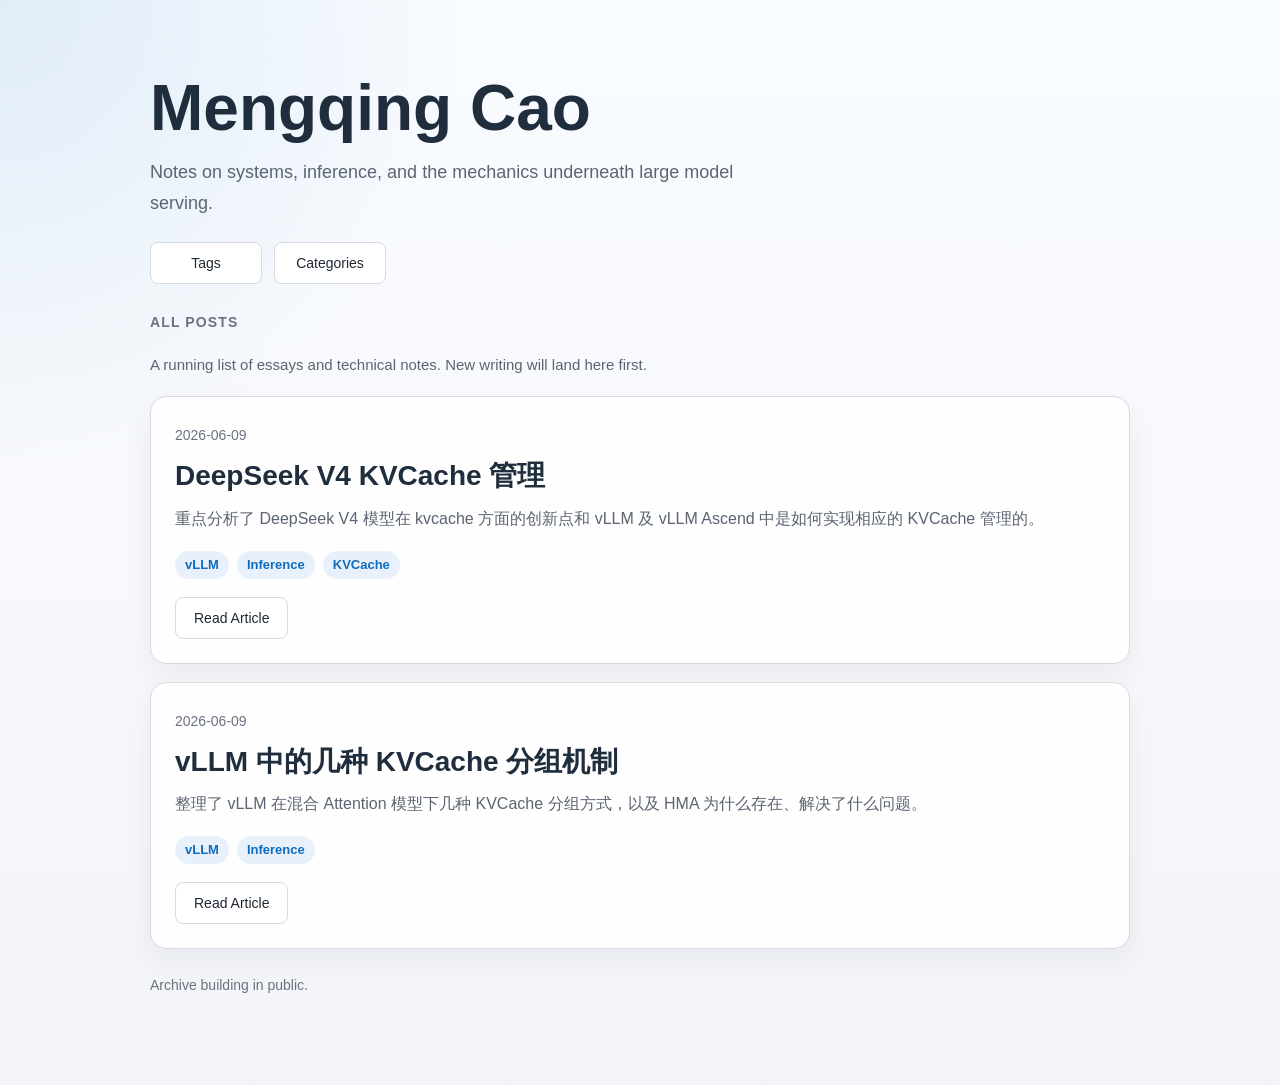
<file: index.html>
<!DOCTYPE html>
<html lang="zh-CN">
<head>
  <meta charset="UTF-8">
  <meta name="viewport" content="width=device-width, initial-scale=1.0">
  <title>Mengqing Cao</title>
  <meta name="description" content="Mengqing Cao's blog on systems, inference, and large model serving.">
  <link rel="shortcut icon" href="/img/favicon.ico">
  <link rel="stylesheet" href="/css/index.css">
  <style>
    body {
      margin: 0;
      background:
        radial-gradient(circle at top left, rgba(15, 108, 189, 0.1), transparent 28%),
        linear-gradient(180deg, #f8fbff 0%, #f7f8fb 58%, #f2f4f7 100%);
      color: #1f2933;
      font-family: -apple-system, BlinkMacSystemFont, "Segoe UI", sans-serif;
    }

    main {
      width: min(980px, calc(100% - 32px));
      margin: 0 auto;
      padding: 48px 0 72px;
    }

    .hero {
      padding: 28px 0 24px;
    }

    h1 {
      margin: 0 0 16px;
      font-size: clamp(38px, 5vw, 64px);
      line-height: 1.02;
    }

    .hero p {
      margin: 0;
      max-width: 620px;
      color: #5b6472;
      font-size: 18px;
      line-height: 1.7;
    }

    nav {
      display: flex;
      gap: 12px;
      flex-wrap: wrap;
      margin-top: 24px;
    }

    nav a,
    .post-card a.read-more {
      display: inline-flex;
      align-items: center;
      justify-content: center;
      min-width: 112px;
      min-height: 42px;
      padding: 0 18px;
      border: 1px solid #d6dbe3;
      border-radius: 8px;
      color: #1f2933;
      text-decoration: none;
      background: #fff;
    }

    nav a:hover,
    .post-card a.read-more:hover {
      border-color: #8ea0b8;
    }

    .posts-header {
      display: flex;
      justify-content: space-between;
      align-items: flex-end;
      gap: 16px;
      margin-bottom: 18px;
    }

    .posts-header p {
      margin: 0;
      max-width: 560px;
      color: #5b6472;
      font-size: 15px;
      line-height: 1.7;
    }

    .posts {
      display: grid;
      gap: 18px;
    }

    .section-title {
      margin: 0 0 16px;
      font-size: 14px;
      letter-spacing: 0.08em;
      text-transform: uppercase;
      color: #6b7280;
    }

    .post-card {
      padding: 24px;
      border: 1px solid #d6dbe3;
      border-radius: 16px;
      background: rgba(255, 255, 255, 0.9);
      box-shadow: 0 12px 30px rgba(18, 38, 63, 0.06);
    }

    .post-card .meta {
      margin-bottom: 10px;
      color: #6b7280;
      font-size: 14px;
    }

    .post-card h2 {
      margin: 0 0 12px;
      font-size: 28px;
      line-height: 1.2;
    }

    .post-card h2 a {
      color: inherit;
      text-decoration: none;
    }

    .post-card p {
      margin: 0 0 18px;
      color: #5b6472;
      font-size: 16px;
      line-height: 1.75;
    }

    .post-card .tags {
      display: flex;
      gap: 8px;
      flex-wrap: wrap;
      margin-bottom: 18px;
    }

    .post-card .tags span {
      display: inline-flex;
      align-items: center;
      min-height: 28px;
      padding: 0 10px;
      border-radius: 999px;
      background: #e8f1fb;
      color: #0f6cbd;
      font-size: 13px;
      font-weight: 600;
    }

    .post-card .row {
      display: flex;
      justify-content: space-between;
      align-items: center;
      gap: 16px;
      flex-wrap: wrap;
    }

    .archive-note {
      margin-top: 22px;
      color: #6b7280;
      font-size: 14px;
    }

    @media (max-width: 720px) {
      main {
        width: min(100%, calc(100% - 20px));
      }

      .post-card {
        padding: 18px;
      }

      .post-card h2 {
        font-size: 24px;
      }

      h1 {
        font-size: 40px;
      }

      .posts-header {
        align-items: flex-start;
        flex-direction: column;
      }
    }
  </style>
</head>
<body>
  <main>
    <section class="hero">
      <h1>Mengqing Cao</h1>
      <p>Notes on systems, inference, and the mechanics underneath large model serving.</p>
      <nav aria-label="Site navigation">
        <a href="/tags/">Tags</a>
        <a href="/categories/">Categories</a>
      </nav>
    </section>

    <section aria-labelledby="all-posts">
      <div class="posts-header">
        <div>
          <h2 class="section-title" id="all-posts">All Posts</h2>
          <p>A running list of essays and technical notes. New writing will land here first.</p>
        </div>
      </div>

      <div class="posts">
        <article class="post-card">
        <div class="meta">2026-06-09</div>
        <h2><a href="/posts/deepseek-v4-kvcache-management/">DeepSeek V4 KVCache 管理</a></h2>
        <p>重点分析了 DeepSeek V4 模型在 kvcache 方面的创新点和 vLLM 及 vLLM Ascend 中是如何实现相应的 KVCache 管理的。</p>
        <div class="tags"><span>vLLM</span><span>Inference</span><span>KVCache</span></div>
        <div class="row">
          <a class="read-more" href="/posts/deepseek-v4-kvcache-management/">Read Article</a>
        </div>
      </article>
        <article class="post-card">
        <div class="meta">2026-06-09</div>
        <h2><a href="/posts/vllm-kvcache-grouping/">vLLM 中的几种 KVCache 分组机制</a></h2>
        <p>整理了 vLLM 在混合 Attention 模型下几种 KVCache 分组方式，以及 HMA 为什么存在、解决了什么问题。</p>
        <div class="tags"><span>vLLM</span><span>Inference</span></div>
        <div class="row">
          <a class="read-more" href="/posts/vllm-kvcache-grouping/">Read Article</a>
        </div>
      </article>
      </div>

      <p class="archive-note">Archive building in public.</p>
    </section>
  </main>
</body>
</html>
</file>
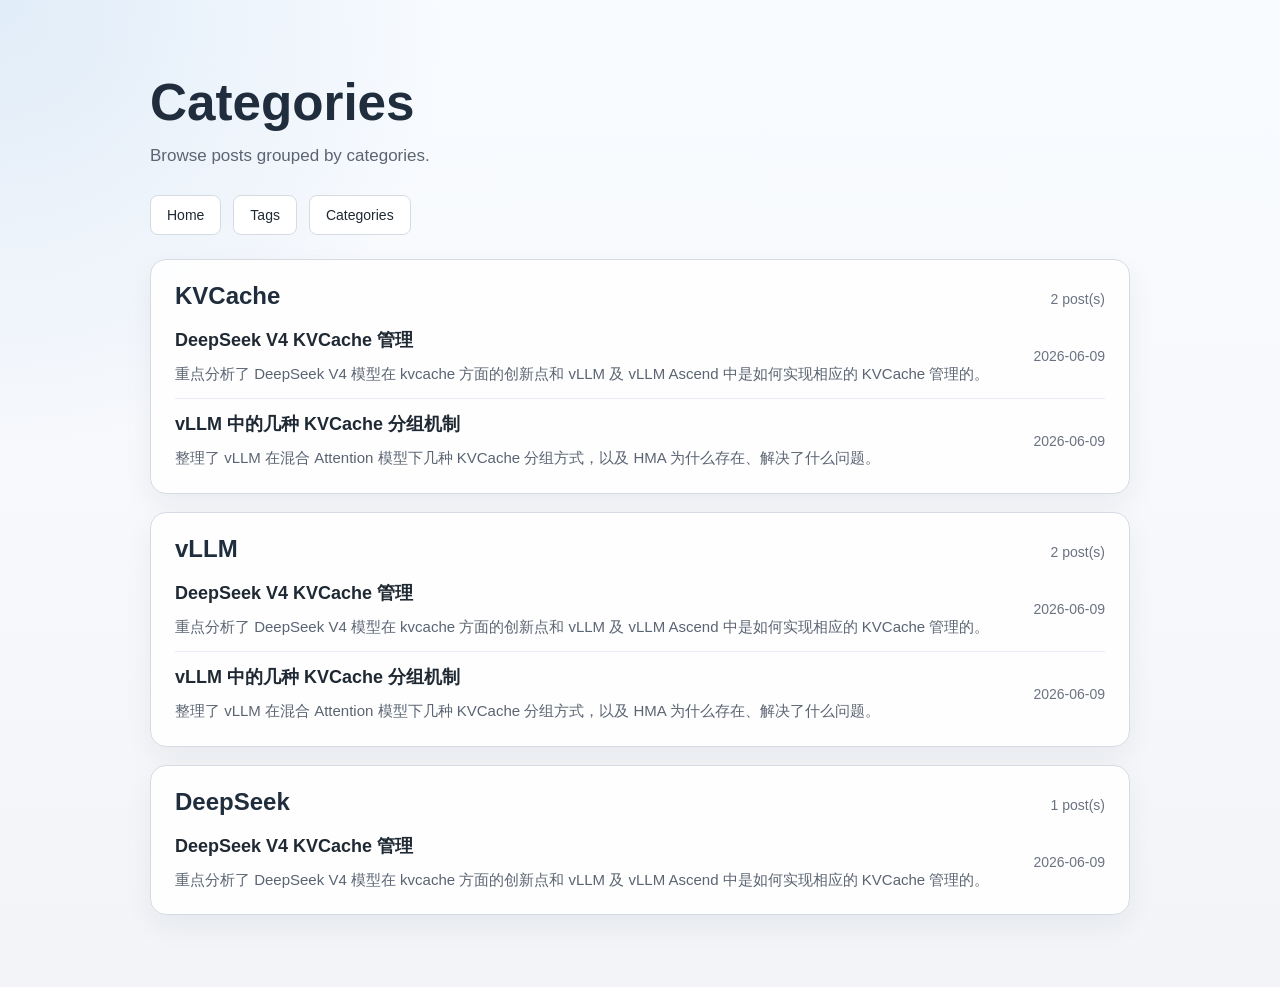
<file: categories/index.html>
<!DOCTYPE html>
<html lang="zh-CN">
<head>
  <meta charset="UTF-8">
  <meta name="viewport" content="width=device-width, initial-scale=1.0">
  <title>Categories | Mengqing Cao</title>
  <meta name="description" content="Browse posts grouped by categories.">
  <link rel="shortcut icon" href="/img/favicon.ico">
  <link rel="stylesheet" href="/css/index.css">
  <style>
    body {
      margin: 0;
      background:
        radial-gradient(circle at top left, rgba(15, 108, 189, 0.1), transparent 28%),
        linear-gradient(180deg, #f8fbff 0%, #f7f8fb 58%, #f2f4f7 100%);
      color: #1f2933;
      font-family: -apple-system, BlinkMacSystemFont, "Segoe UI", sans-serif;
    }

    main {
      width: min(980px, calc(100% - 32px));
      margin: 0 auto;
      padding: 48px 0 72px;
    }

    .hero {
      padding: 28px 0 24px;
    }

    h1 {
      margin: 0 0 12px;
      font-size: clamp(32px, 4vw, 52px);
      line-height: 1.05;
    }

    .hero p {
      margin: 0;
      max-width: 720px;
      color: #5b6472;
      font-size: 17px;
      line-height: 1.7;
    }

    nav {
      display: flex;
      gap: 12px;
      flex-wrap: wrap;
      margin-top: 24px;
    }

    nav a,
    .post-link {
      display: inline-flex;
      align-items: center;
      justify-content: center;
      min-height: 40px;
      padding: 0 16px;
      border: 1px solid #d6dbe3;
      border-radius: 8px;
      color: #1f2933;
      text-decoration: none;
      background: #fff;
    }

    nav a:hover,
    .post-link:hover {
      border-color: #8ea0b8;
    }

    .groups {
      display: grid;
      gap: 18px;
    }

    .group {
      padding: 22px 24px;
      border: 1px solid #d6dbe3;
      border-radius: 16px;
      background: rgba(255, 255, 255, 0.9);
      box-shadow: 0 12px 30px rgba(18, 38, 63, 0.06);
    }

    .group-head {
      display: flex;
      justify-content: space-between;
      align-items: baseline;
      gap: 16px;
      margin-bottom: 14px;
      flex-wrap: wrap;
    }

    .group-head h2 {
      margin: 0;
      font-size: 24px;
      line-height: 1.2;
    }

    .group-count {
      color: #6b7280;
      font-size: 14px;
    }

    .post-list {
      display: grid;
      gap: 12px;
    }

    .post-item {
      display: flex;
      justify-content: space-between;
      align-items: center;
      gap: 16px;
      flex-wrap: wrap;
      padding-top: 12px;
      border-top: 1px solid #e8edf3;
    }

    .post-item:first-child {
      padding-top: 0;
      border-top: 0;
    }

    .post-meta {
      flex: 1 1 360px;
      min-width: 0;
    }

    .post-meta a {
      color: #1f2933;
      text-decoration: none;
      font-size: 18px;
      font-weight: 600;
      line-height: 1.4;
    }

    .post-meta p {
      margin: 6px 0 0;
      color: #5b6472;
      font-size: 15px;
      line-height: 1.7;
    }

    .post-date {
      color: #6b7280;
      font-size: 14px;
      white-space: nowrap;
    }

    @media (max-width: 720px) {
      main {
        width: min(100%, calc(100% - 20px));
      }

      .group {
        padding: 18px;
      }

      .post-item {
        align-items: flex-start;
      }
    }
  </style>
</head>
<body>
  <main>
    <section class="hero">
      <h1>Categories</h1>
      <p>Browse posts grouped by categories.</p>
      <nav aria-label="Site navigation">
        <a href="/">Home</a>
        <a href="/tags/">Tags</a>
        <a href="/categories/">Categories</a>
      </nav>
    </section>

    <section class="groups">
      <article class="group">
        <div class="group-head">
          <h2>KVCache</h2>
          <div class="group-count">2 post(s)</div>
        </div>
        <div class="post-list">
          <div class="post-item">
        <div class="post-meta">
          <a href="/posts/deepseek-v4-kvcache-management/">DeepSeek V4 KVCache 管理</a>
          <p>重点分析了 DeepSeek V4 模型在 kvcache 方面的创新点和 vLLM 及 vLLM Ascend 中是如何实现相应的 KVCache 管理的。</p>
        </div>
        <div class="post-date">2026-06-09</div>
      </div> <div class="post-item">
        <div class="post-meta">
          <a href="/posts/vllm-kvcache-grouping/">vLLM 中的几种 KVCache 分组机制</a>
          <p>整理了 vLLM 在混合 Attention 模型下几种 KVCache 分组方式，以及 HMA 为什么存在、解决了什么问题。</p>
        </div>
        <div class="post-date">2026-06-09</div>
      </div>
        </div>
      </article>
      <article class="group">
        <div class="group-head">
          <h2>vLLM</h2>
          <div class="group-count">2 post(s)</div>
        </div>
        <div class="post-list">
          <div class="post-item">
        <div class="post-meta">
          <a href="/posts/deepseek-v4-kvcache-management/">DeepSeek V4 KVCache 管理</a>
          <p>重点分析了 DeepSeek V4 模型在 kvcache 方面的创新点和 vLLM 及 vLLM Ascend 中是如何实现相应的 KVCache 管理的。</p>
        </div>
        <div class="post-date">2026-06-09</div>
      </div> <div class="post-item">
        <div class="post-meta">
          <a href="/posts/vllm-kvcache-grouping/">vLLM 中的几种 KVCache 分组机制</a>
          <p>整理了 vLLM 在混合 Attention 模型下几种 KVCache 分组方式，以及 HMA 为什么存在、解决了什么问题。</p>
        </div>
        <div class="post-date">2026-06-09</div>
      </div>
        </div>
      </article>
      <article class="group">
        <div class="group-head">
          <h2>DeepSeek</h2>
          <div class="group-count">1 post(s)</div>
        </div>
        <div class="post-list">
          <div class="post-item">
        <div class="post-meta">
          <a href="/posts/deepseek-v4-kvcache-management/">DeepSeek V4 KVCache 管理</a>
          <p>重点分析了 DeepSeek V4 模型在 kvcache 方面的创新点和 vLLM 及 vLLM Ascend 中是如何实现相应的 KVCache 管理的。</p>
        </div>
        <div class="post-date">2026-06-09</div>
      </div>
        </div>
      </article>
    </section>
  </main>
</body>
</html>
</file>
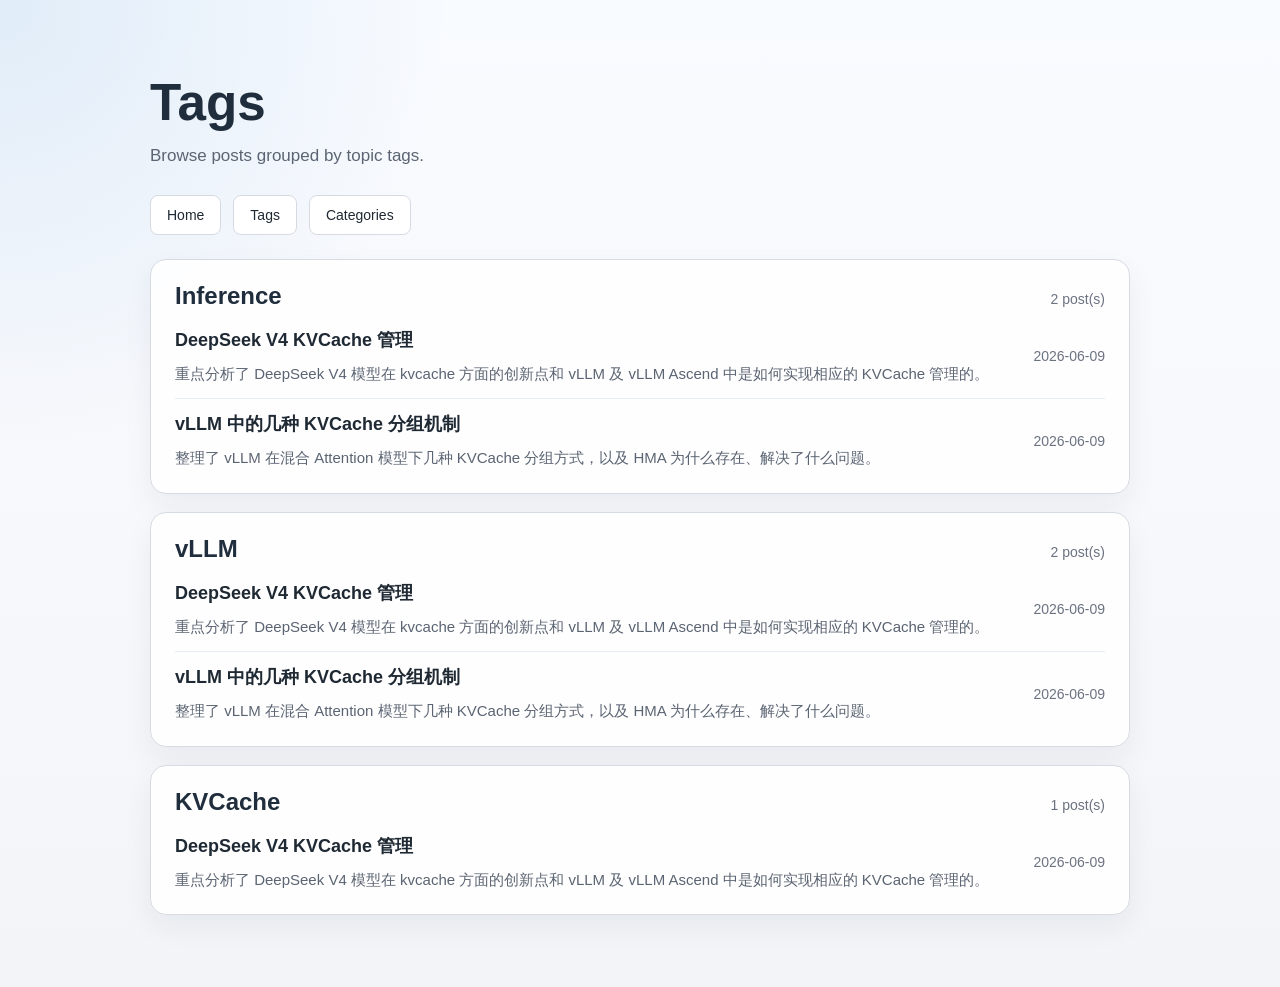
<file: tags/index.html>
<!DOCTYPE html>
<html lang="zh-CN">
<head>
  <meta charset="UTF-8">
  <meta name="viewport" content="width=device-width, initial-scale=1.0">
  <title>Tags | Mengqing Cao</title>
  <meta name="description" content="Browse posts grouped by topic tags.">
  <link rel="shortcut icon" href="/img/favicon.ico">
  <link rel="stylesheet" href="/css/index.css">
  <style>
    body {
      margin: 0;
      background:
        radial-gradient(circle at top left, rgba(15, 108, 189, 0.1), transparent 28%),
        linear-gradient(180deg, #f8fbff 0%, #f7f8fb 58%, #f2f4f7 100%);
      color: #1f2933;
      font-family: -apple-system, BlinkMacSystemFont, "Segoe UI", sans-serif;
    }

    main {
      width: min(980px, calc(100% - 32px));
      margin: 0 auto;
      padding: 48px 0 72px;
    }

    .hero {
      padding: 28px 0 24px;
    }

    h1 {
      margin: 0 0 12px;
      font-size: clamp(32px, 4vw, 52px);
      line-height: 1.05;
    }

    .hero p {
      margin: 0;
      max-width: 720px;
      color: #5b6472;
      font-size: 17px;
      line-height: 1.7;
    }

    nav {
      display: flex;
      gap: 12px;
      flex-wrap: wrap;
      margin-top: 24px;
    }

    nav a,
    .post-link {
      display: inline-flex;
      align-items: center;
      justify-content: center;
      min-height: 40px;
      padding: 0 16px;
      border: 1px solid #d6dbe3;
      border-radius: 8px;
      color: #1f2933;
      text-decoration: none;
      background: #fff;
    }

    nav a:hover,
    .post-link:hover {
      border-color: #8ea0b8;
    }

    .groups {
      display: grid;
      gap: 18px;
    }

    .group {
      padding: 22px 24px;
      border: 1px solid #d6dbe3;
      border-radius: 16px;
      background: rgba(255, 255, 255, 0.9);
      box-shadow: 0 12px 30px rgba(18, 38, 63, 0.06);
    }

    .group-head {
      display: flex;
      justify-content: space-between;
      align-items: baseline;
      gap: 16px;
      margin-bottom: 14px;
      flex-wrap: wrap;
    }

    .group-head h2 {
      margin: 0;
      font-size: 24px;
      line-height: 1.2;
    }

    .group-count {
      color: #6b7280;
      font-size: 14px;
    }

    .post-list {
      display: grid;
      gap: 12px;
    }

    .post-item {
      display: flex;
      justify-content: space-between;
      align-items: center;
      gap: 16px;
      flex-wrap: wrap;
      padding-top: 12px;
      border-top: 1px solid #e8edf3;
    }

    .post-item:first-child {
      padding-top: 0;
      border-top: 0;
    }

    .post-meta {
      flex: 1 1 360px;
      min-width: 0;
    }

    .post-meta a {
      color: #1f2933;
      text-decoration: none;
      font-size: 18px;
      font-weight: 600;
      line-height: 1.4;
    }

    .post-meta p {
      margin: 6px 0 0;
      color: #5b6472;
      font-size: 15px;
      line-height: 1.7;
    }

    .post-date {
      color: #6b7280;
      font-size: 14px;
      white-space: nowrap;
    }

    @media (max-width: 720px) {
      main {
        width: min(100%, calc(100% - 20px));
      }

      .group {
        padding: 18px;
      }

      .post-item {
        align-items: flex-start;
      }
    }
  </style>
</head>
<body>
  <main>
    <section class="hero">
      <h1>Tags</h1>
      <p>Browse posts grouped by topic tags.</p>
      <nav aria-label="Site navigation">
        <a href="/">Home</a>
        <a href="/tags/">Tags</a>
        <a href="/categories/">Categories</a>
      </nav>
    </section>

    <section class="groups">
      <article class="group">
        <div class="group-head">
          <h2>Inference</h2>
          <div class="group-count">2 post(s)</div>
        </div>
        <div class="post-list">
          <div class="post-item">
        <div class="post-meta">
          <a href="/posts/deepseek-v4-kvcache-management/">DeepSeek V4 KVCache 管理</a>
          <p>重点分析了 DeepSeek V4 模型在 kvcache 方面的创新点和 vLLM 及 vLLM Ascend 中是如何实现相应的 KVCache 管理的。</p>
        </div>
        <div class="post-date">2026-06-09</div>
      </div> <div class="post-item">
        <div class="post-meta">
          <a href="/posts/vllm-kvcache-grouping/">vLLM 中的几种 KVCache 分组机制</a>
          <p>整理了 vLLM 在混合 Attention 模型下几种 KVCache 分组方式，以及 HMA 为什么存在、解决了什么问题。</p>
        </div>
        <div class="post-date">2026-06-09</div>
      </div>
        </div>
      </article>
      <article class="group">
        <div class="group-head">
          <h2>vLLM</h2>
          <div class="group-count">2 post(s)</div>
        </div>
        <div class="post-list">
          <div class="post-item">
        <div class="post-meta">
          <a href="/posts/deepseek-v4-kvcache-management/">DeepSeek V4 KVCache 管理</a>
          <p>重点分析了 DeepSeek V4 模型在 kvcache 方面的创新点和 vLLM 及 vLLM Ascend 中是如何实现相应的 KVCache 管理的。</p>
        </div>
        <div class="post-date">2026-06-09</div>
      </div> <div class="post-item">
        <div class="post-meta">
          <a href="/posts/vllm-kvcache-grouping/">vLLM 中的几种 KVCache 分组机制</a>
          <p>整理了 vLLM 在混合 Attention 模型下几种 KVCache 分组方式，以及 HMA 为什么存在、解决了什么问题。</p>
        </div>
        <div class="post-date">2026-06-09</div>
      </div>
        </div>
      </article>
      <article class="group">
        <div class="group-head">
          <h2>KVCache</h2>
          <div class="group-count">1 post(s)</div>
        </div>
        <div class="post-list">
          <div class="post-item">
        <div class="post-meta">
          <a href="/posts/deepseek-v4-kvcache-management/">DeepSeek V4 KVCache 管理</a>
          <p>重点分析了 DeepSeek V4 模型在 kvcache 方面的创新点和 vLLM 及 vLLM Ascend 中是如何实现相应的 KVCache 管理的。</p>
        </div>
        <div class="post-date">2026-06-09</div>
      </div>
        </div>
      </article>
    </section>
  </main>
</body>
</html>
</file>
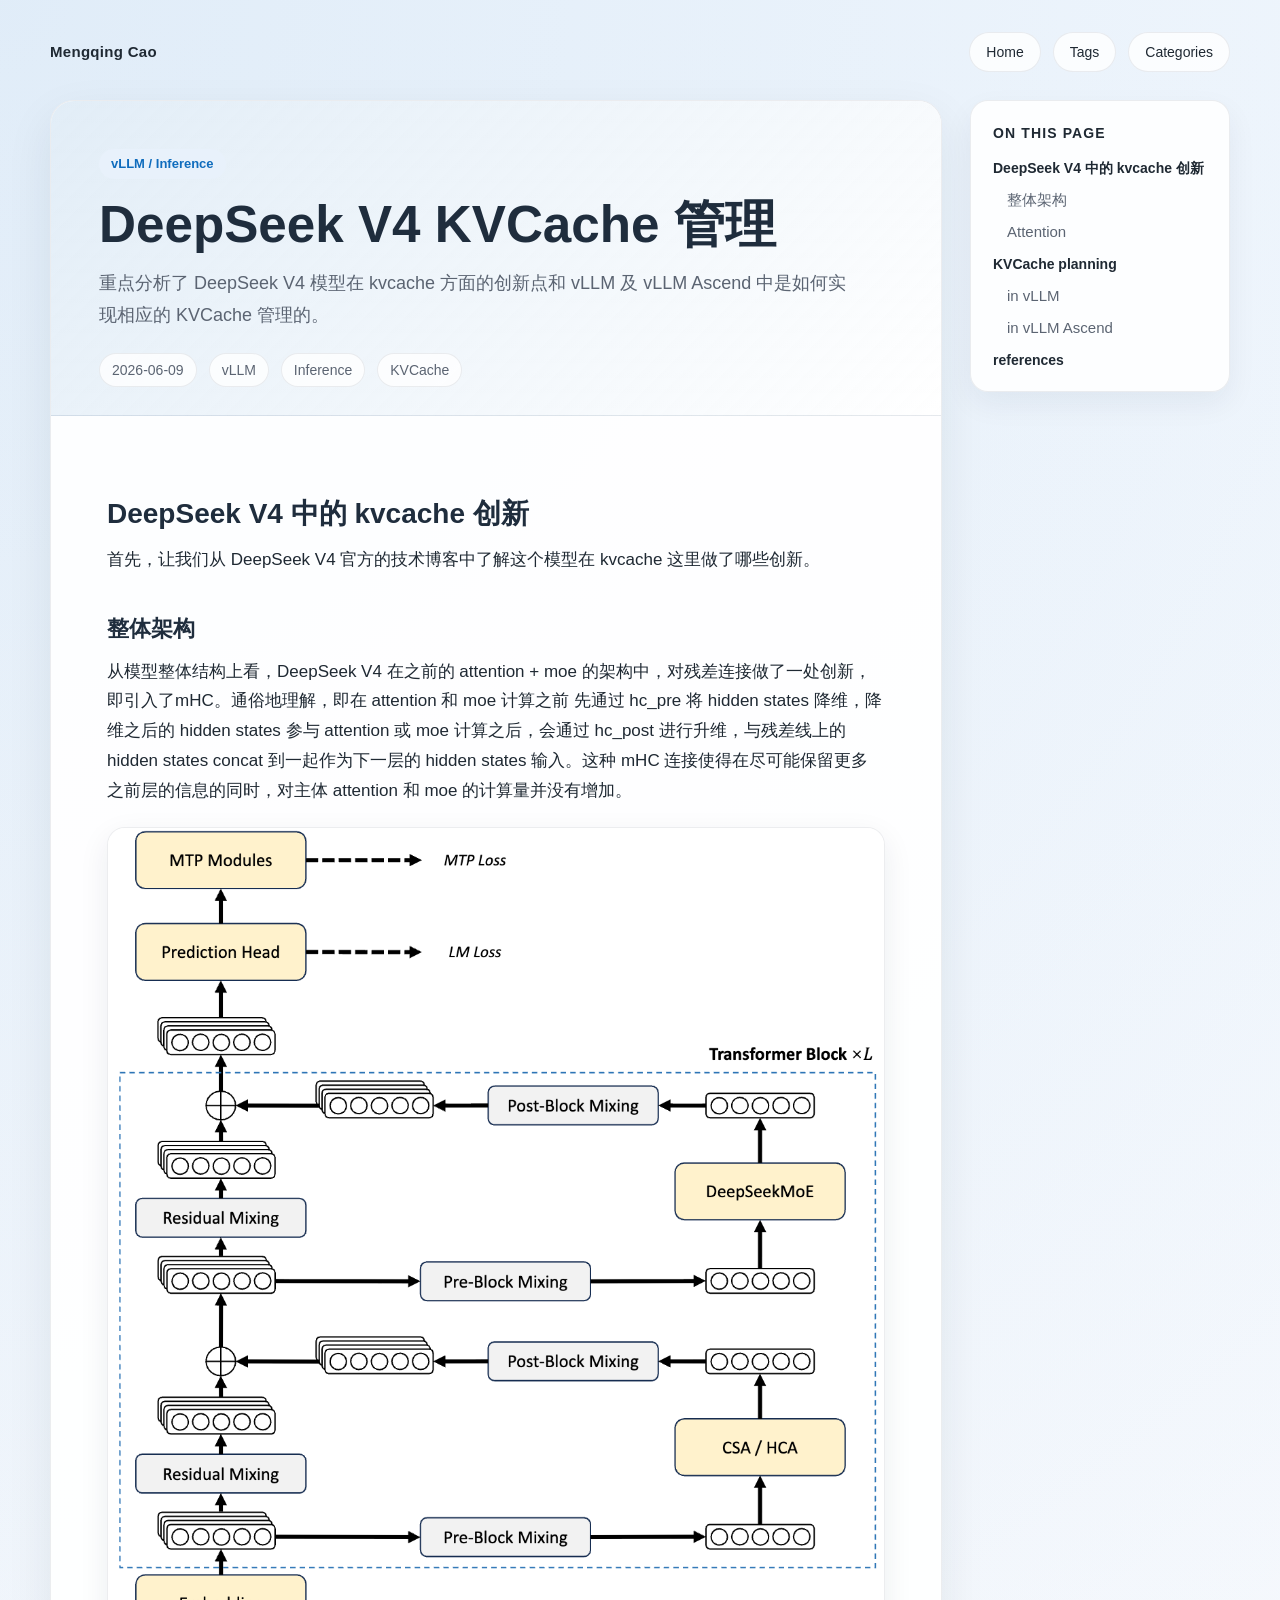
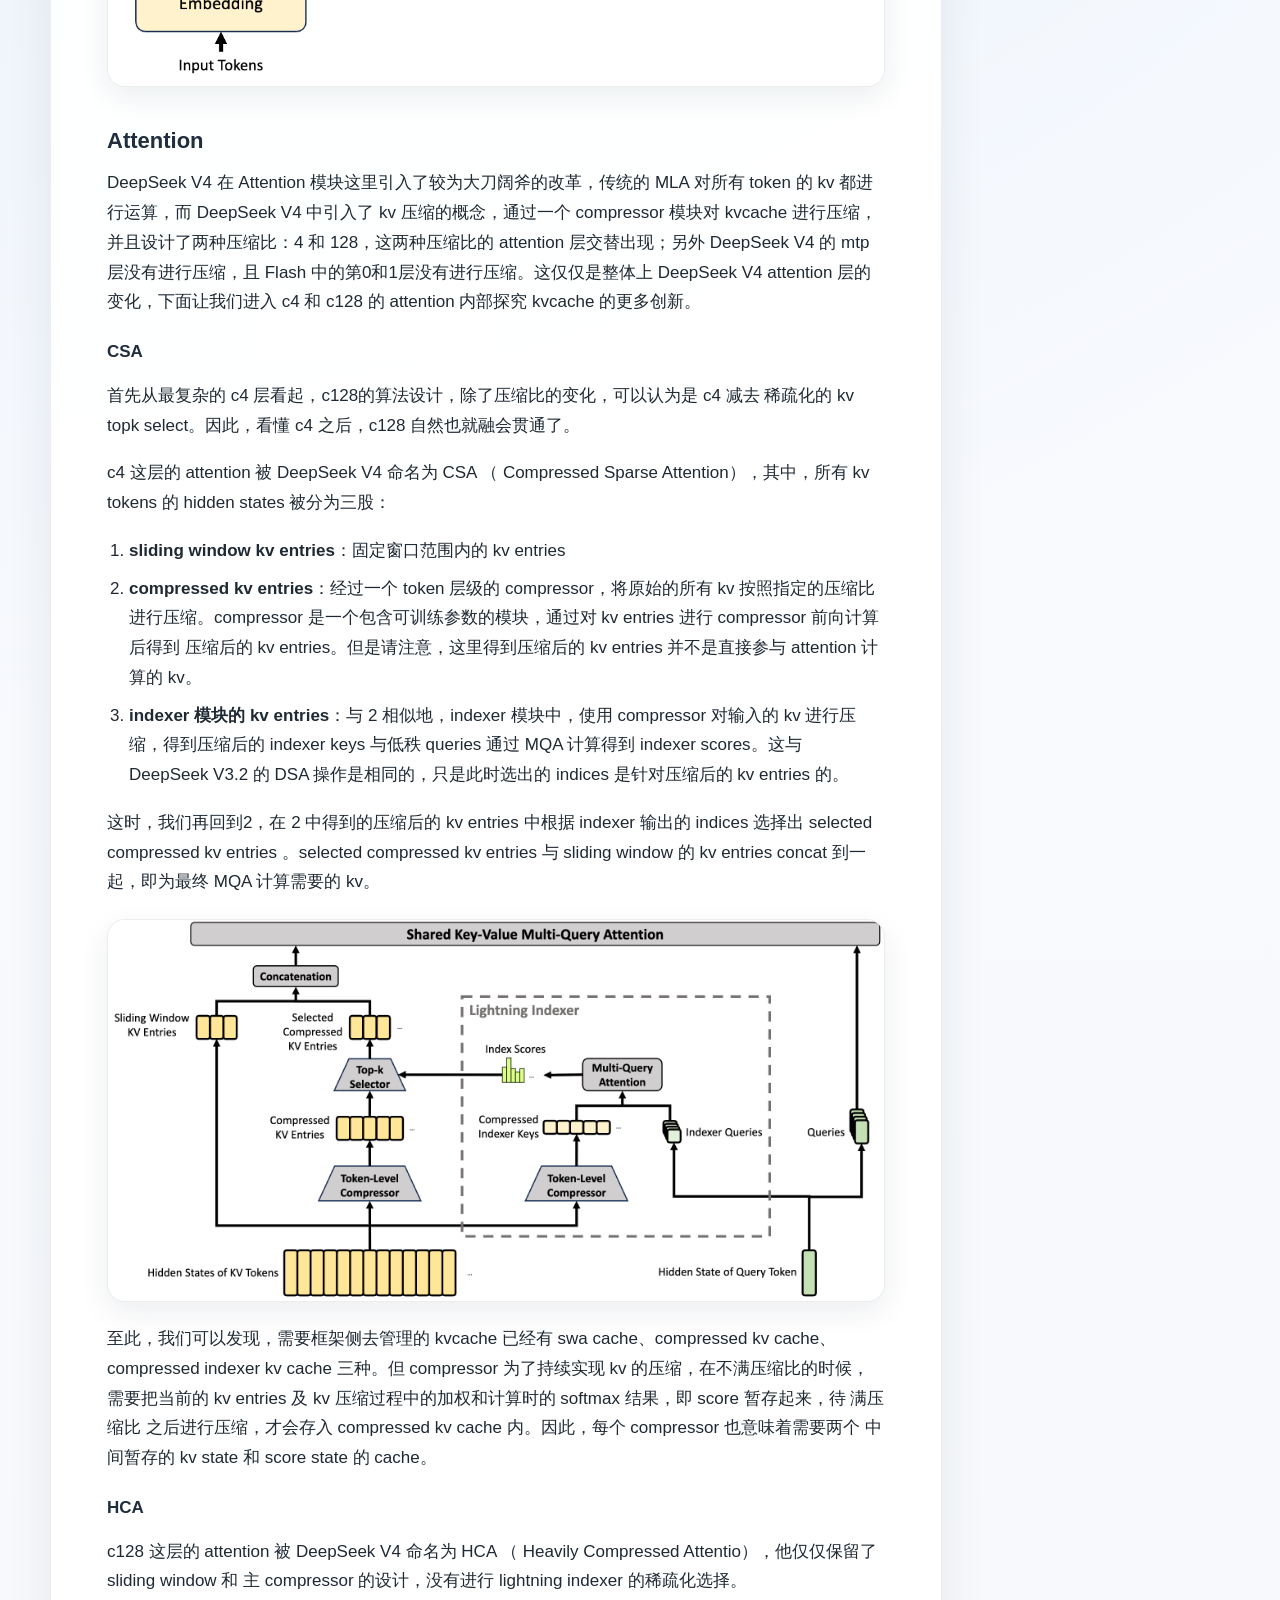
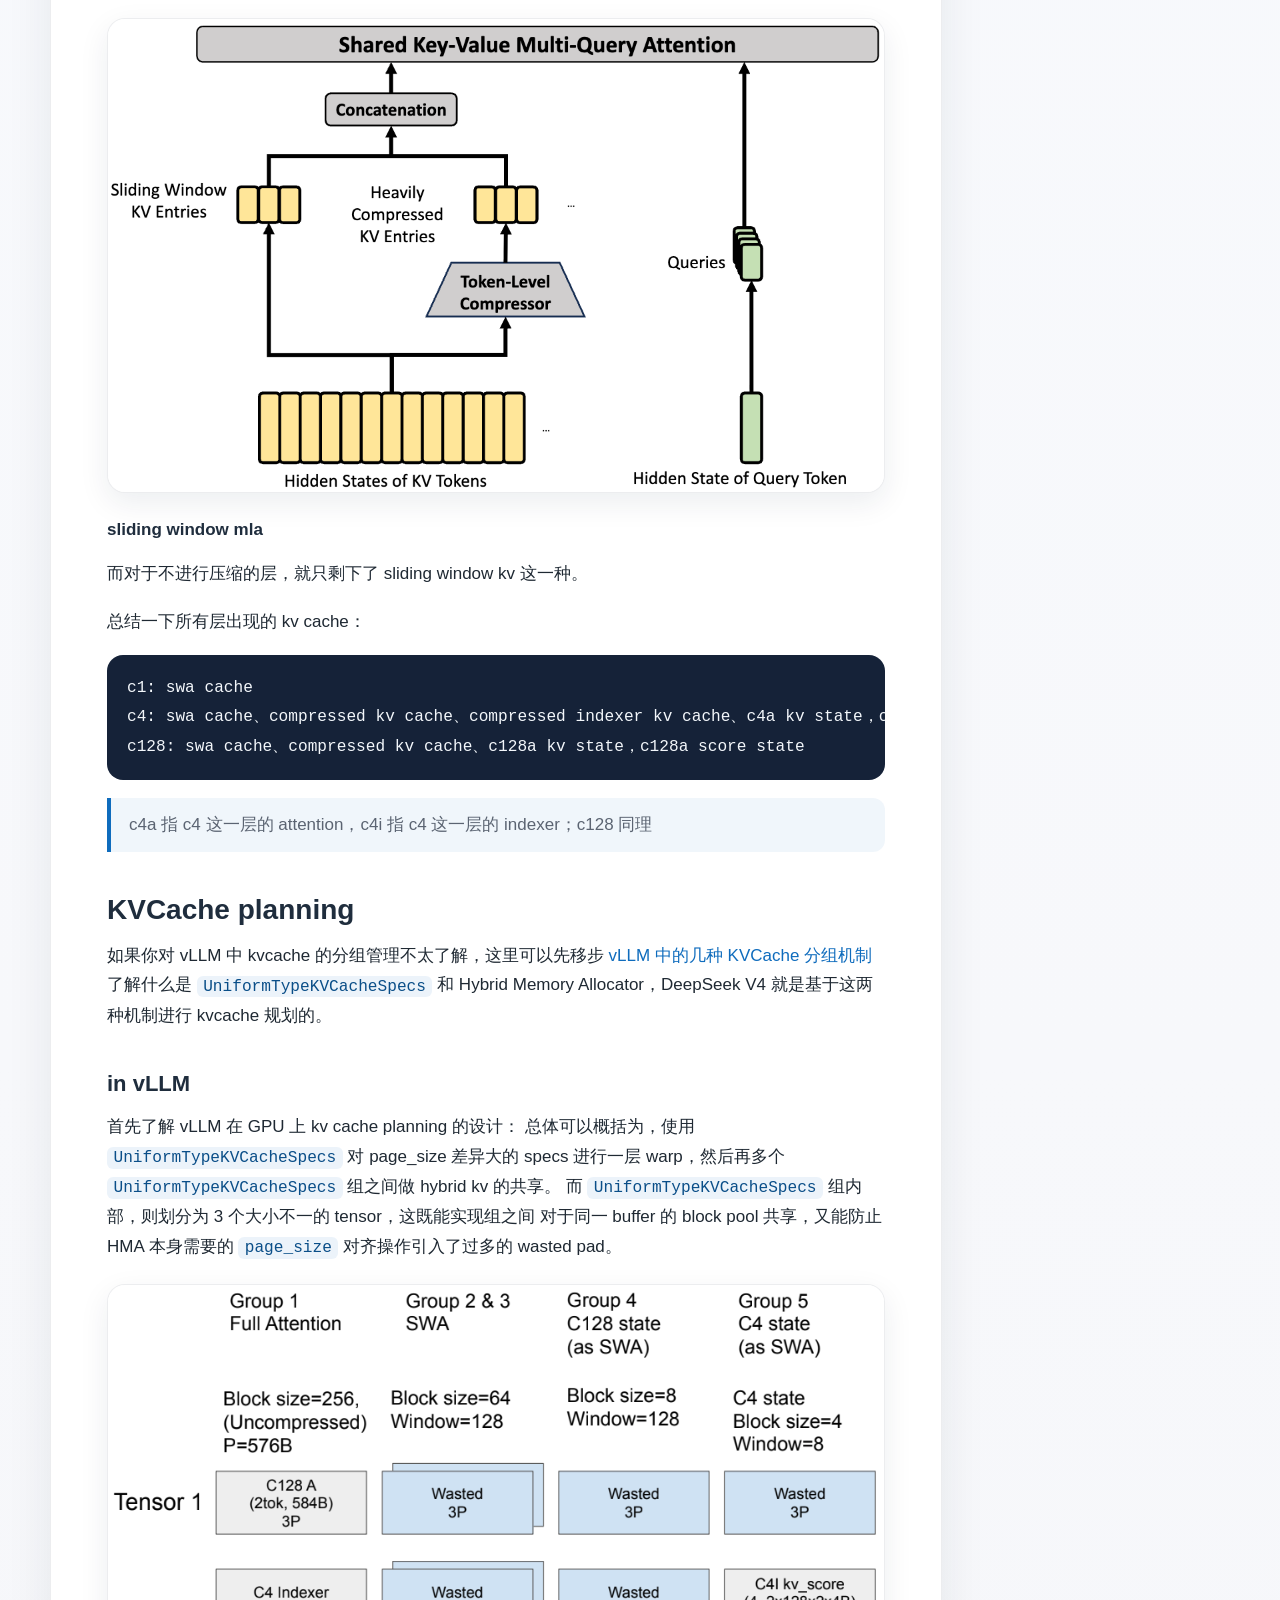
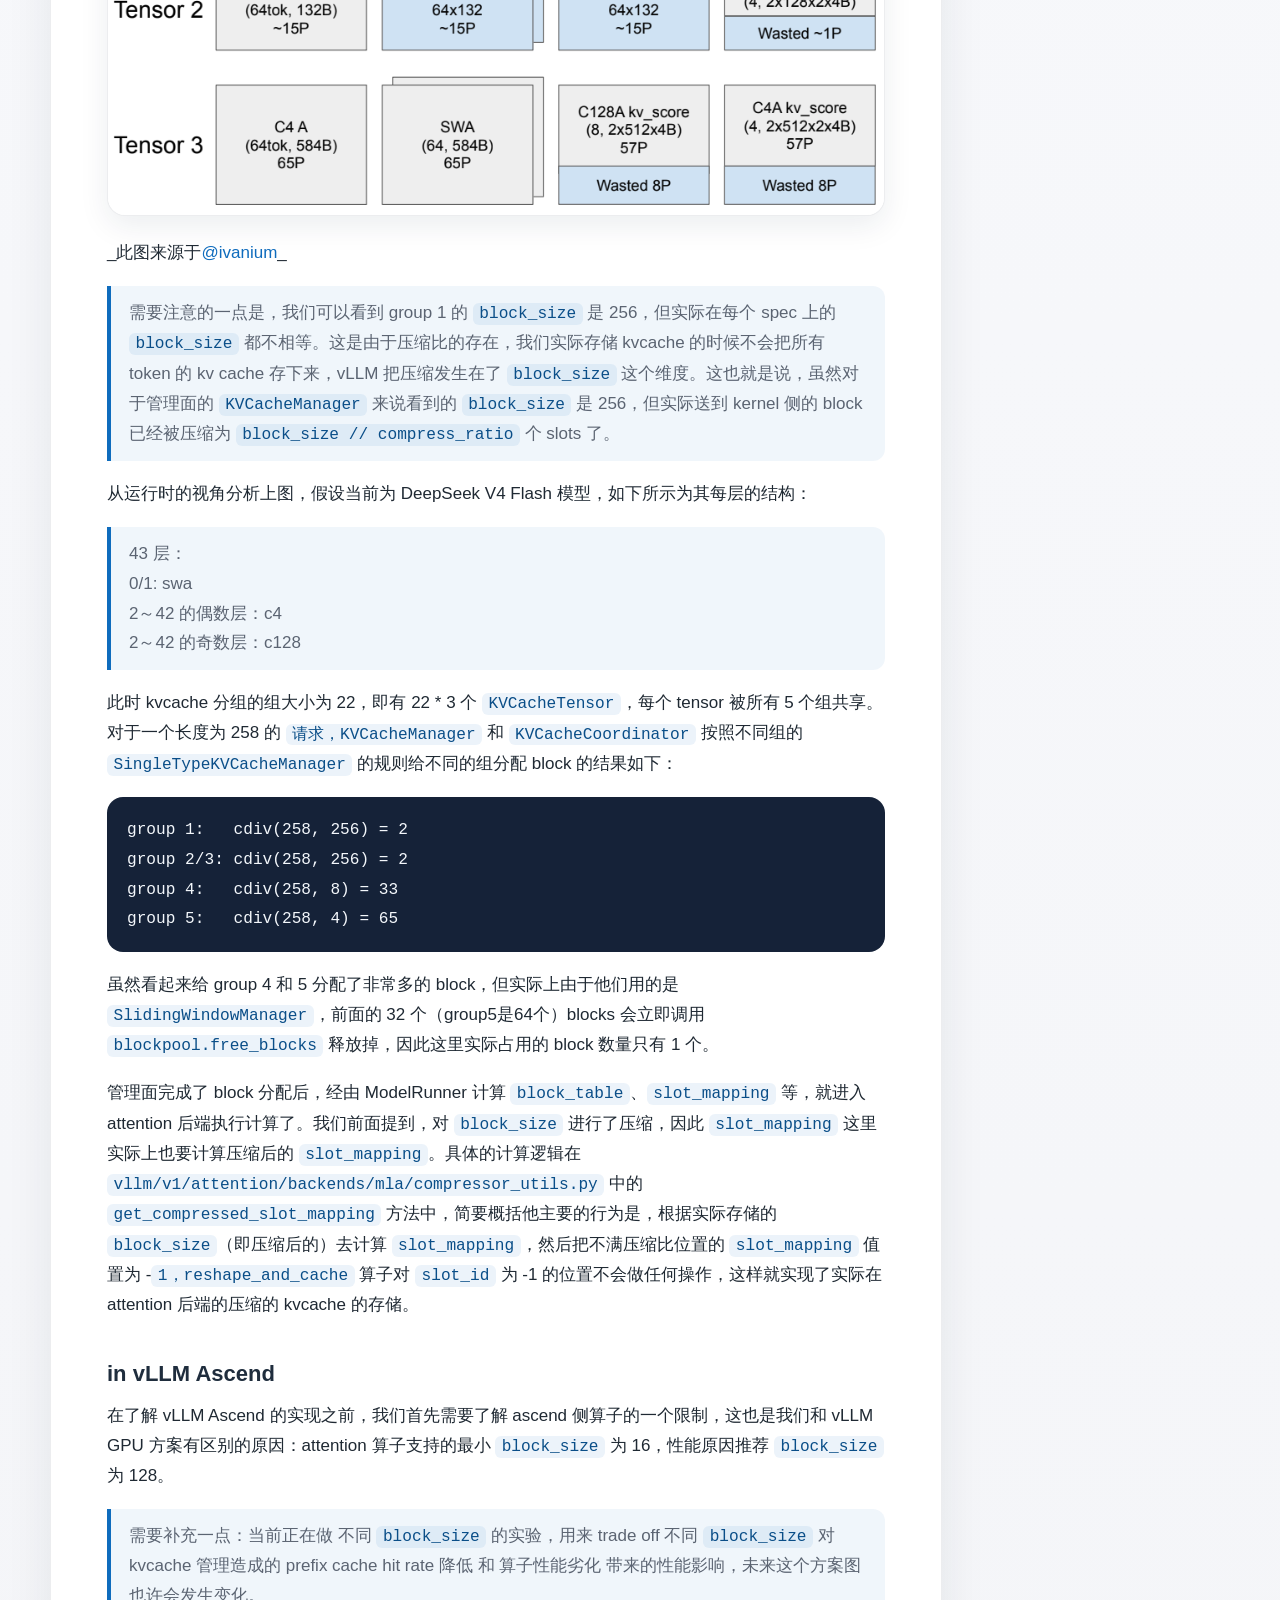
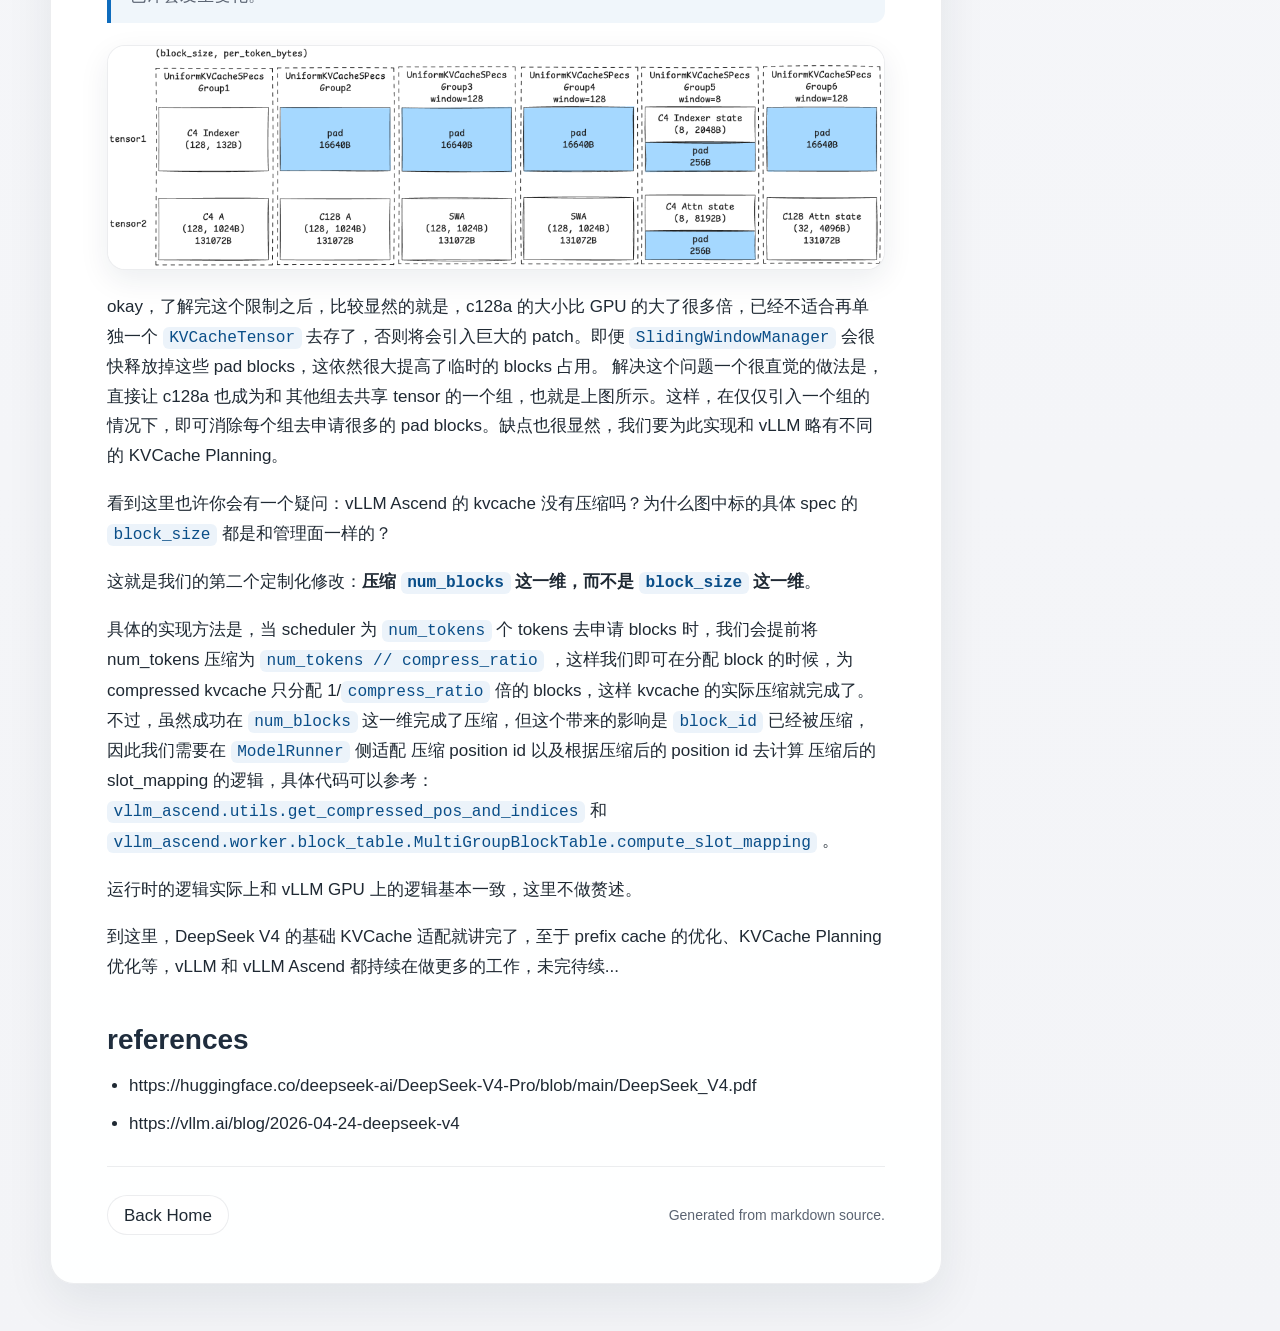
<file: posts/deepseek-v4-kvcache-management/index.html>
<!DOCTYPE html>
<html lang="zh-CN">
<head>
  <meta charset="UTF-8">
  <meta name="viewport" content="width=device-width, initial-scale=1.0">
  <title>DeepSeek V4 KVCache 管理 | Mengqing Cao</title>
  <meta name="description" content="重点分析了 DeepSeek V4 模型在 kvcache 方面的创新点和 vLLM 及 vLLM Ascend 中是如何实现相应的 KVCache 管理的。">
  <link rel="shortcut icon" href="/img/favicon.ico">
  <link rel="stylesheet" href="/css/index.css">
  <style>
    :root {
      --page-bg: #f7f8fb;
      --panel-bg: rgba(255, 255, 255, 0.92);
      --panel-border: rgba(21, 35, 56, 0.08);
      --text-main: #1f2933;
      --text-muted: #5b6472;
      --accent: #0f6cbd;
      --accent-soft: #e8f1fb;
      --shadow: 0 18px 48px rgba(16, 34, 56, 0.08);
    }

    * {
      box-sizing: border-box;
    }

    body {
      margin: 0;
      background:
        radial-gradient(circle at top left, rgba(15, 108, 189, 0.1), transparent 30%),
        linear-gradient(180deg, #f8fbff 0%, var(--page-bg) 55%, #f3f4f7 100%);
      color: var(--text-main);
      font-family: -apple-system, BlinkMacSystemFont, "Segoe UI", sans-serif;
      line-height: 1.75;
    }

    .shell {
      width: min(1180px, calc(100% - 32px));
      margin: 0 auto;
      padding: 32px 0 64px;
    }

    .article-layout {
      display: grid;
      grid-template-columns: minmax(0, 1fr) 260px;
      gap: 28px;
      align-items: start;
    }

    .topbar {
      display: flex;
      justify-content: space-between;
      align-items: center;
      gap: 16px;
      margin-bottom: 28px;
    }

    .brand {
      color: var(--text-main);
      text-decoration: none;
      font-size: 15px;
      font-weight: 600;
      letter-spacing: 0.02em;
    }

    .topnav {
      display: flex;
      gap: 12px;
      flex-wrap: wrap;
    }

    .topnav a,
    .back-link {
      display: inline-flex;
      align-items: center;
      justify-content: center;
      min-height: 40px;
      padding: 0 16px;
      border: 1px solid var(--panel-border);
      border-radius: 999px;
      background: rgba(255, 255, 255, 0.8);
      color: var(--text-main);
      text-decoration: none;
    }

    .topnav a:hover,
    .back-link:hover {
      border-color: rgba(15, 108, 189, 0.3);
      color: var(--accent);
    }

    .article {
      background: var(--panel-bg);
      border: 1px solid var(--panel-border);
      border-radius: 24px;
      box-shadow: var(--shadow);
      overflow: hidden;
    }

    .hero {
      padding: 48px 48px 28px;
      background:
        linear-gradient(135deg, rgba(15, 108, 189, 0.12), rgba(255, 255, 255, 0.35)),
        linear-gradient(180deg, rgba(255, 255, 255, 0.96), rgba(255, 255, 255, 0.88));
      border-bottom: 1px solid var(--panel-border);
    }

    .eyebrow {
      display: inline-flex;
      align-items: center;
      gap: 8px;
      min-height: 30px;
      padding: 0 12px;
      margin-bottom: 18px;
      border-radius: 999px;
      background: var(--accent-soft);
      color: var(--accent);
      font-size: 13px;
      font-weight: 600;
    }

    h1 {
      margin: 0 0 16px;
      font-size: clamp(32px, 4vw, 52px);
      line-height: 1.08;
    }

    .summary {
      max-width: 760px;
      margin: 0;
      color: var(--text-muted);
      font-size: 18px;
    }

    .meta {
      display: flex;
      gap: 12px;
      flex-wrap: wrap;
      margin-top: 22px;
    }

    .meta span {
      display: inline-flex;
      align-items: center;
      min-height: 34px;
      padding: 0 12px;
      border-radius: 999px;
      background: rgba(255, 255, 255, 0.78);
      border: 1px solid rgba(21, 35, 56, 0.08);
      color: var(--text-muted);
      font-size: 14px;
    }

    .content {
      padding: 40px 56px 48px;
      font-size: 17px;
    }

    .toc {
      position: sticky;
      top: 24px;
      padding: 20px 22px;
      border: 1px solid rgba(21, 35, 56, 0.08);
      border-radius: 18px;
      background: rgba(255, 255, 255, 0.88);
      box-shadow: 0 12px 30px rgba(18, 38, 63, 0.06);
    }

    .toc-title {
      margin: 0 0 12px;
      color: var(--text-main);
      font-size: 14px;
      font-weight: 700;
      letter-spacing: 0.08em;
      text-transform: uppercase;
    }

    .toc-links {
      display: grid;
      gap: 10px;
    }

    .toc-item,
    .toc-subitem {
      color: var(--text-main);
      text-decoration: none;
      line-height: 1.5;
    }

    .toc-item {
      font-weight: 600;
    }

    .toc-subitem {
      padding-left: 14px;
      color: var(--text-muted);
      font-size: 15px;
    }

    .toc-item:hover,
    .toc-subitem:hover {
      color: var(--accent);
    }

    .content h2,
    .content h3 {
      margin: 40px 0 14px;
      line-height: 1.25;
    }

    .content h2 {
      font-size: 28px;
    }

    .content h3 {
      font-size: 22px;
    }

    .content p,
    .content ul,
    .content ol,
    .content blockquote,
    .content pre {
      margin: 0 0 18px;
    }

    .content ul,
    .content ol {
      padding-left: 22px;
    }

    .content li {
      margin-bottom: 8px;
    }

    .content code {
      padding: 0.12em 0.4em;
      border-radius: 6px;
      background: rgba(15, 108, 189, 0.08);
      color: #0a4e88;
      font-size: 0.95em;
    }

    .content pre {
      overflow-x: auto;
      padding: 18px 20px;
      border-radius: 16px;
      background: #152238;
      color: #f3f7fb;
    }

    .content pre code {
      padding: 0;
      background: transparent;
      color: inherit;
    }

    .content blockquote {
      padding: 12px 18px;
      border-left: 4px solid var(--accent);
      background: rgba(15, 108, 189, 0.06);
      color: var(--text-muted);
      border-radius: 0 12px 12px 0;
    }

    .content img {
      display: block;
      width: 100%;
      max-width: 860px;
      margin: 22px auto;
      border-radius: 18px;
      border: 1px solid rgba(21, 35, 56, 0.08);
      background: #fff;
      box-shadow: 0 10px 30px rgba(18, 38, 63, 0.08);
    }

    .footer-nav {
      display: flex;
      justify-content: space-between;
      align-items: center;
      gap: 16px;
      margin-top: 28px;
      padding-top: 28px;
      border-top: 1px solid rgba(21, 35, 56, 0.08);
    }

    .footer-note {
      color: var(--text-muted);
      font-size: 14px;
    }

    a {
      color: var(--accent);
    }

    @media (max-width: 720px) {
      .shell {
        width: min(100%, calc(100% - 20px));
        padding-top: 20px;
      }

      .article-layout {
        grid-template-columns: 1fr;
        gap: 20px;
      }

      .hero,
      .content {
        padding-left: 20px;
        padding-right: 20px;
      }

      .toc {
        position: static;
        order: -1;
      }

      .topbar,
      .footer-nav {
        flex-direction: column;
        align-items: flex-start;
      }

      .summary {
        font-size: 16px;
      }
    }
  </style>
</head>
<body>
  <div class="shell">
    <div class="topbar">
      <a class="brand" href="/">Mengqing Cao</a>
      <nav class="topnav" aria-label="Primary">
        <a href="/">Home</a>
        <a href="/tags/">Tags</a>
        <a href="/categories/">Categories</a>
      </nav>
    </div>

    <div class="article-layout">
      <article class="article">
        <header class="hero">
          <div class="eyebrow">vLLM / Inference</div>
          <h1>DeepSeek V4 KVCache 管理</h1>
          <p class="summary">重点分析了 DeepSeek V4 模型在 kvcache 方面的创新点和 vLLM 及 vLLM Ascend 中是如何实现相应的 KVCache 管理的。</p>
          <div class="meta">
            <span>2026-06-09</span>
            <span>vLLM</span>
          <span>Inference</span>
          <span>KVCache</span>
          </div>
        </header>

        <div class="content">
          <h2 id="deepseek-v4-中的-kvcache-创新">DeepSeek V4 中的 kvcache 创新</h2>
        <p>首先，让我们从 DeepSeek V4 官方的技术博客中了解这个模型在 kvcache 这里做了哪些创新。</p>
        <h3 id="整体架构">整体架构</h3>
        <p>从模型整体结构上看，DeepSeek V4 在之前的 attention + moe 的架构中，对残差连接做了一处创新，即引入了mHC。通俗地理解，即在 attention 和 moe 计算之前 先通过 hc_pre 将 hidden states 降维，降维之后的 hidden states 参与 attention 或 moe 计算之后，会通过 hc_post 进行升维，与残差线上的 hidden states concat 到一起作为下一层的 hidden states 输入。这种 mHC 连接使得在尽可能保留更多之前层的信息的同时，对主体 attention 和 moe 的计算量并没有增加。</p>
        <img src="/img/deepseek_v4/dsv4_arch.png" alt="image">
        <h3 id="attention">Attention</h3>
        <p>DeepSeek V4 在 Attention 模块这里引入了较为大刀阔斧的改革，传统的 MLA 对所有 token 的 kv 都进行运算，而 DeepSeek V4 中引入了 kv 压缩的概念，通过一个 compressor 模块对 kvcache 进行压缩，并且设计了两种压缩比：4 和 128，这两种压缩比的 attention 层交替出现；另外 DeepSeek V4 的 mtp 层没有进行压缩，且 Flash 中的第0和1层没有进行压缩。这仅仅是整体上 DeepSeek V4 attention 层的变化，下面让我们进入 c4 和 c128 的 attention 内部探究 kvcache 的更多创新。</p>
        <h4 id="csa">CSA</h4>
        <p>首先从最复杂的 c4 层看起，c128的算法设计，除了压缩比的变化，可以认为是 c4 减去 稀疏化的 kv topk select。因此，看懂 c4 之后，c128 自然也就融会贯通了。</p>
        <p>c4 这层的 attention 被 DeepSeek V4 命名为 CSA （ Compressed Sparse Attention），其中，所有 kv tokens 的 hidden states 被分为三股：</p>
        <ol><li><strong>sliding window kv entries</strong>：固定窗口范围内的 kv entries</li><li><strong>compressed kv entries</strong>：经过一个 token 层级的 compressor，将原始的所有 kv 按照指定的压缩比进行压缩。compressor 是一个包含可训练参数的模块，通过对 kv entries 进行 compressor 前向计算后得到 压缩后的 kv entries。但是请注意，这里得到压缩后的 kv entries 并不是直接参与 attention 计算的 kv。</li><li><strong>indexer 模块的 kv entries</strong>：与 2 相似地，indexer 模块中，使用 compressor 对输入的 kv 进行压缩，得到压缩后的 indexer keys 与低秩 queries 通过 MQA 计算得到 indexer scores。这与 DeepSeek V3.2 的 DSA 操作是相同的，只是此时选出的 indices 是针对压缩后的 kv entries 的。</li></ol>
        <p>这时，我们再回到2，在 2 中得到的压缩后的 kv entries 中根据 indexer 输出的 indices 选择出 selected compressed kv entries 。selected compressed kv entries 与 sliding window 的 kv entries concat 到一起，即为最终 MQA 计算需要的 kv。</p>
        <img src="/img/deepseek_v4/csa.png" alt="image">
        <p>至此，我们可以发现，需要框架侧去管理的 kvcache 已经有 swa cache、compressed kv cache、compressed indexer kv cache 三种。但 compressor 为了持续实现 kv 的压缩，在不满压缩比的时候，需要把当前的 kv entries 及 kv 压缩过程中的加权和计算时的 softmax 结果，即 score 暂存起来，待 满压缩比 之后进行压缩，才会存入 compressed kv cache 内。因此，每个 compressor 也意味着需要两个 中间暂存的 kv state 和 score state 的 cache。</p>
        <h4 id="hca">HCA</h4>
        <p>c128 这层的 attention 被 DeepSeek V4 命名为 HCA （  Heavily Compressed Attentio），他仅仅保留了 sliding window 和 主 compressor 的设计，没有进行 lightning indexer 的稀疏化选择。</p>
        <img src="/img/deepseek_v4/hca.png" alt="image">
        <h4 id="sliding-window-mla">sliding window mla</h4>
        <p>而对于不进行压缩的层，就只剩下了 sliding window kv 这一种。</p>
        <p>总结一下所有层出现的 kv cache：</p>
        <pre><code>c1: swa cache
c4: swa cache、compressed kv cache、compressed indexer kv cache、c4a kv state，c4a score state、c4i kv state、c4i score state   
c128: swa cache、compressed kv cache、c128a kv state，c128a score state</code></pre>
        <blockquote><p>c4a 指 c4 这一层的 attention，c4i 指 c4 这一层的 indexer；c128 同理</p></blockquote>
        <h2 id="kvcache-planning">KVCache planning</h2>
        <p>如果你对 vLLM 中 kvcache 的分组管理不太了解，这里可以先移步 <a href="/posts/vllm-kvcache-grouping/">vLLM 中的几种 KVCache 分组机制</a> 了解什么是 <code>UniformTypeKVCacheSpecs</code> 和 Hybrid Memory Allocator，DeepSeek V4 就是基于这两种机制进行 kvcache 规划的。</p>
        <h3 id="in-vllm">in vLLM</h3>
        <p>首先了解 vLLM 在 GPU 上 kv cache planning 的设计： 总体可以概括为，使用 <code>UniformTypeKVCacheSpecs</code> 对 page_size 差异大的 specs 进行一层 warp，然后再多个 <code>UniformTypeKVCacheSpecs</code> 组之间做 hybrid kv 的共享。 而 <code>UniformTypeKVCacheSpecs</code> 组内部，则划分为 3 个大小不一的 tensor，这既能实现组之间 对于同一 buffer 的 block pool 共享，又能防止 HMA 本身需要的 <code>page_size</code> 对齐操作引入了过多的 wasted pad。</p>
        <img src="/img/deepseek_v4/gpu_kv_planning.png" alt="image">
        <p>_此图来源于<a href="https://github.com/ivanium">@ivanium</a>_</p>
        <blockquote><p>需要注意的一点是，我们可以看到 group 1 的 <code>block_size</code> 是 256，但实际在每个 spec 上的 <code>block_size</code> 都不相等。这是由于压缩比的存在，我们实际存储 kvcache 的时候不会把所有 token 的 kv cache 存下来，vLLM 把压缩发生在了 <code>block_size</code> 这个维度。这也就是说，虽然对于管理面的 <code>KVCacheManager</code> 来说看到的 <code>block_size</code> 是 256，但实际送到 kernel 侧的 block 已经被压缩为 <code>block_size // compress_ratio</code> 个 slots 了。</p></blockquote>
        <p>从运行时的视角分析上图，假设当前为 DeepSeek V4 Flash 模型，如下所示为其每层的结构：</p>
        <blockquote><p>43 层：<br>0/1: swa<br>2～42 的偶数层：c4<br>2～42 的奇数层：c128</p></blockquote>
        <p>此时 kvcache 分组的组大小为 22，即有 22 * 3 个 <code>KVCacheTensor</code>，每个 tensor 被所有 5 个组共享。 对于一个长度为 258 的 <code>请求，KVCacheManager</code> 和 <code>KVCacheCoordinator</code> 按照不同组的 <code>SingleTypeKVCacheManager</code> 的规则给不同的组分配 block 的结果如下：</p>
        <pre><code>group 1:   cdiv(258, 256) = 2
group 2/3: cdiv(258, 256) = 2
group 4:   cdiv(258, 8) = 33
group 5:   cdiv(258, 4) = 65</code></pre>
        <p>虽然看起来给 group 4 和 5 分配了非常多的 block，但实际上由于他们用的是 <code>SlidingWindowManager</code>，前面的 32 个（group5是64个）blocks 会立即调用 <code>blockpool.free_blocks</code> 释放掉，因此这里实际占用的 block 数量只有 1 个。</p>
        <p>管理面完成了 block 分配后，经由 ModelRunner 计算 <code>block_table</code>、<code>slot_mapping</code> 等，就进入 attention 后端执行计算了。我们前面提到，对 <code>block_size</code> 进行了压缩，因此 <code>slot_mapping</code> 这里实际上也要计算压缩后的 <code>slot_mapping</code>。具体的计算逻辑在 <code>vllm/v1/attention/backends/mla/compressor_utils.py</code> 中的 <code>get_compressed_slot_mapping</code> 方法中，简要概括他主要的行为是，根据实际存储的 <code>block_size</code>（即压缩后的）去计算 <code>slot_mapping</code>，然后把不满压缩比位置的 <code>slot_mapping</code> 值置为 -<code>1，reshape_and_cache</code> 算子对 <code>slot_id</code> 为 -1 的位置不会做任何操作，这样就实现了实际在 attention 后端的压缩的 kvcache 的存储。</p>
        <h3 id="in-vllm-ascend">in vLLM Ascend</h3>
        <p>在了解 vLLM Ascend 的实现之前，我们首先需要了解 ascend 侧算子的一个限制，这也是我们和 vLLM GPU 方案有区别的原因：attention 算子支持的最小 <code>block_size</code> 为 16，性能原因推荐 <code>block_size</code> 为 128。</p>
        <blockquote><p>需要补充一点：当前正在做 不同 <code>block_size</code> 的实验，用来 trade off 不同 <code>block_size</code> 对 kvcache 管理造成的 prefix cache hit rate 降低 和 算子性能劣化 带来的性能影响，未来这个方案图也许会发生变化。</p></blockquote>
        <img src="/img/deepseek_v4/npu_kv_planning.png" alt="image">
        <p>okay，了解完这个限制之后，比较显然的就是，c128a 的大小比 GPU 的大了很多倍，已经不适合再单独一个 <code>KVCacheTensor</code> 去存了，否则将会引入巨大的 patch。即便 <code>SlidingWindowManager</code> 会很快释放掉这些 pad blocks，这依然很大提高了临时的 blocks 占用。 解决这个问题一个很直觉的做法是，直接让 c128a 也成为和 其他组去共享 tensor 的一个组，也就是上图所示。这样，在仅仅引入一个组的情况下，即可消除每个组去申请很多的 pad blocks。缺点也很显然，我们要为此实现和 vLLM 略有不同的 KVCache Planning。</p>
        <p>看到这里也许你会有一个疑问：vLLM Ascend 的 kvcache 没有压缩吗？为什么图中标的具体 spec 的 <code>block_size</code> 都是和管理面一样的？</p>
        <p>这就是我们的第二个定制化修改：<strong>压缩 <code>num_blocks</code> 这一维，而不是 <code>block_size</code> 这一维</strong>。</p>
        <p>具体的实现方法是，当 scheduler 为 <code>num_tokens</code> 个 tokens 去申请 blocks 时，我们会提前将 num_tokens 压缩为 <code>num_tokens // compress_ratio</code> ，这样我们即可在分配 block 的时候，为 compressed kvcache 只分配 1/<code>compress_ratio</code> 倍的 blocks，这样 kvcache 的实际压缩就完成了。 不过，虽然成功在 <code>num_blocks</code> 这一维完成了压缩，但这个带来的影响是 <code>block_id</code> 已经被压缩，因此我们需要在 <code>ModelRunner</code> 侧适配 压缩 position id 以及根据压缩后的 position id 去计算 压缩后的 slot_mapping 的逻辑，具体代码可以参考：<code>vllm_ascend.utils.get_compressed_pos_and_indices</code> 和 <code>vllm_ascend.worker.block_table.MultiGroupBlockTable.compute_slot_mapping</code> 。</p>
        <p>运行时的逻辑实际上和 vLLM GPU 上的逻辑基本一致，这里不做赘述。</p>
        <p>到这里，DeepSeek V4 的基础 KVCache 适配就讲完了，至于 prefix cache 的优化、KVCache Planning 优化等，vLLM 和 vLLM Ascend 都持续在做更多的工作，未完待续...</p>
        <h2 id="references">references</h2>
        <ul><li>https://huggingface.co/deepseek-ai/DeepSeek-V4-Pro/blob/main/DeepSeek_V4.pdf</li><li>https://vllm.ai/blog/2026-04-24-deepseek-v4</li></ul>
          <div class="footer-nav">
            <a class="back-link" href="/">Back Home</a>
            <div class="footer-note">Generated from markdown source.</div>
          </div>
        </div>
      </article>
      <section class="toc" aria-labelledby="toc-title">
          <div class="toc-title" id="toc-title">On This Page</div>
          <nav class="toc-links" aria-label="Table of contents">
          <a class="toc-item" href="#deepseek-v4-中的-kvcache-创新">DeepSeek V4 中的 kvcache 创新</a>
          <a class="toc-subitem" href="#整体架构">整体架构</a>
          <a class="toc-subitem" href="#attention">Attention</a>
          <a class="toc-item" href="#kvcache-planning">KVCache planning</a>
          <a class="toc-subitem" href="#in-vllm">in vLLM</a>
          <a class="toc-subitem" href="#in-vllm-ascend">in vLLM Ascend</a>
          <a class="toc-item" href="#references">references</a>
          </nav>
        </section>
    </div>
  </div>
</body>
</html>
</file>
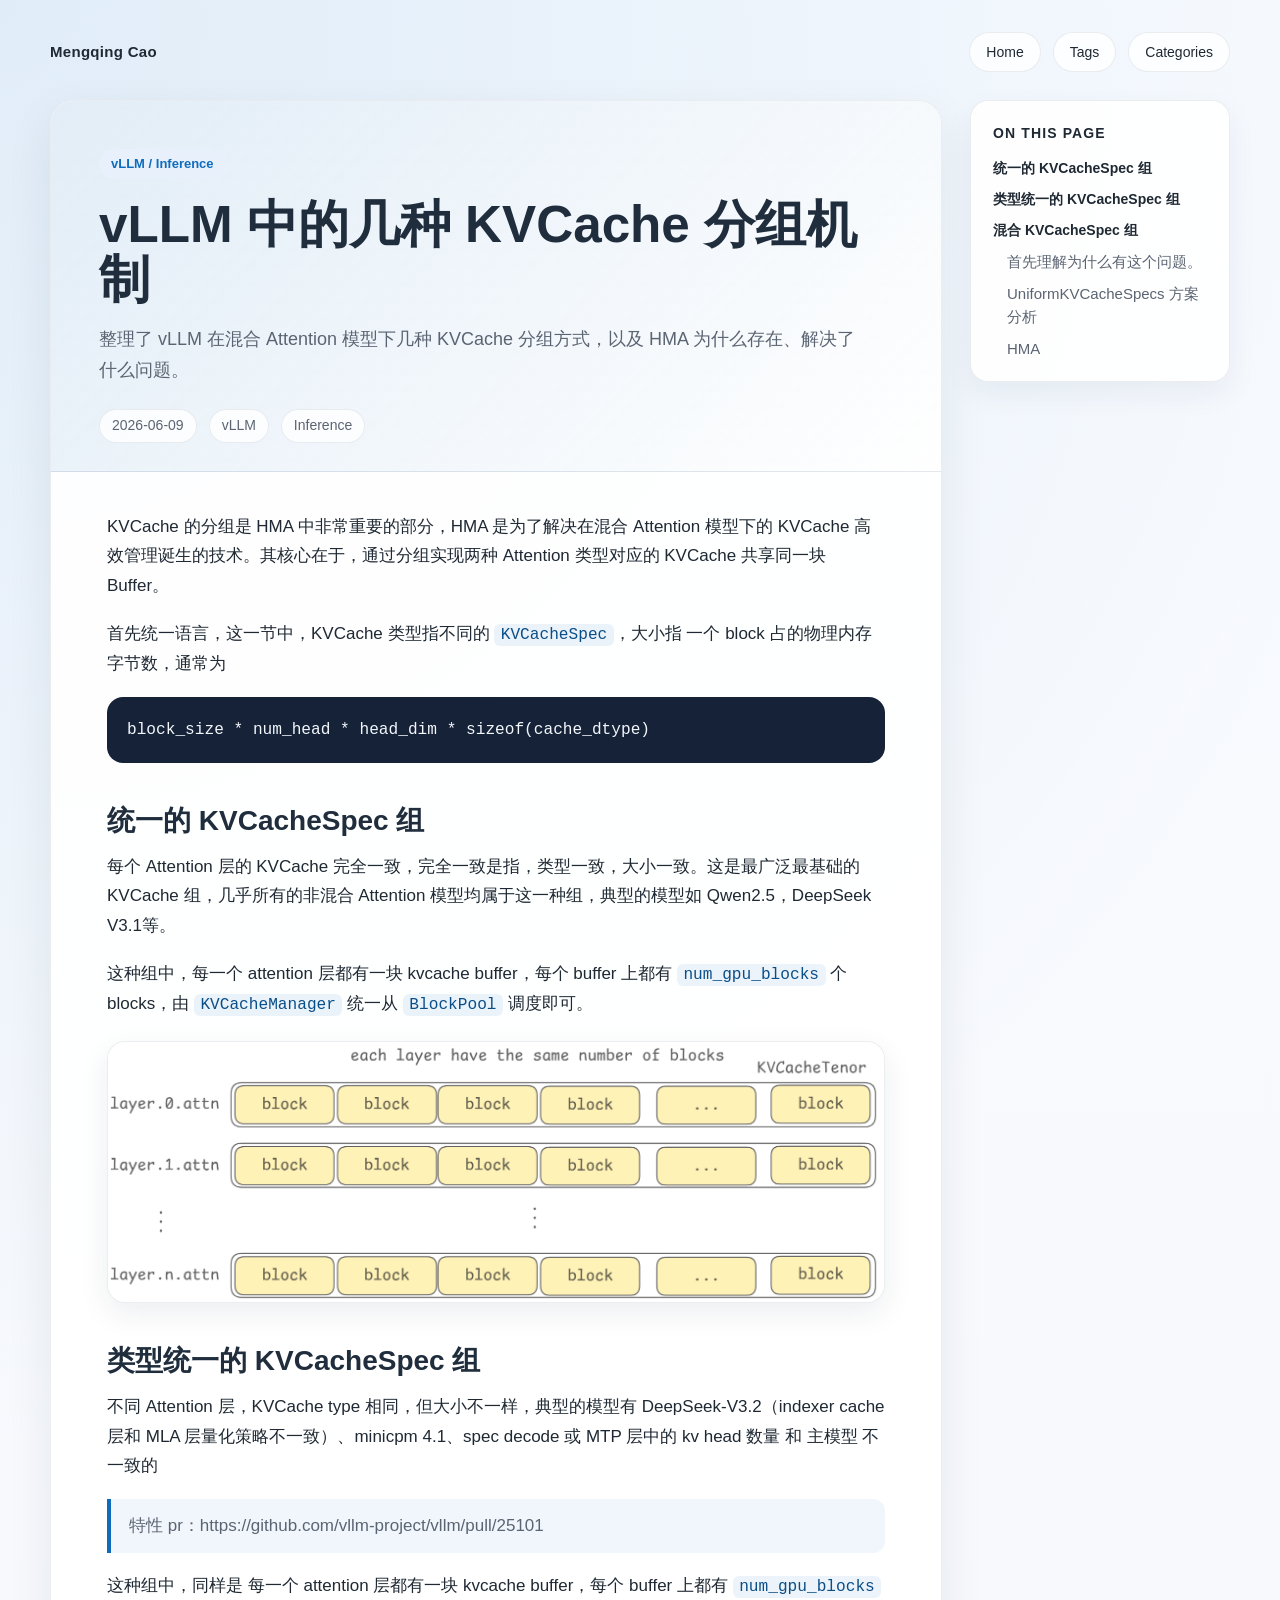
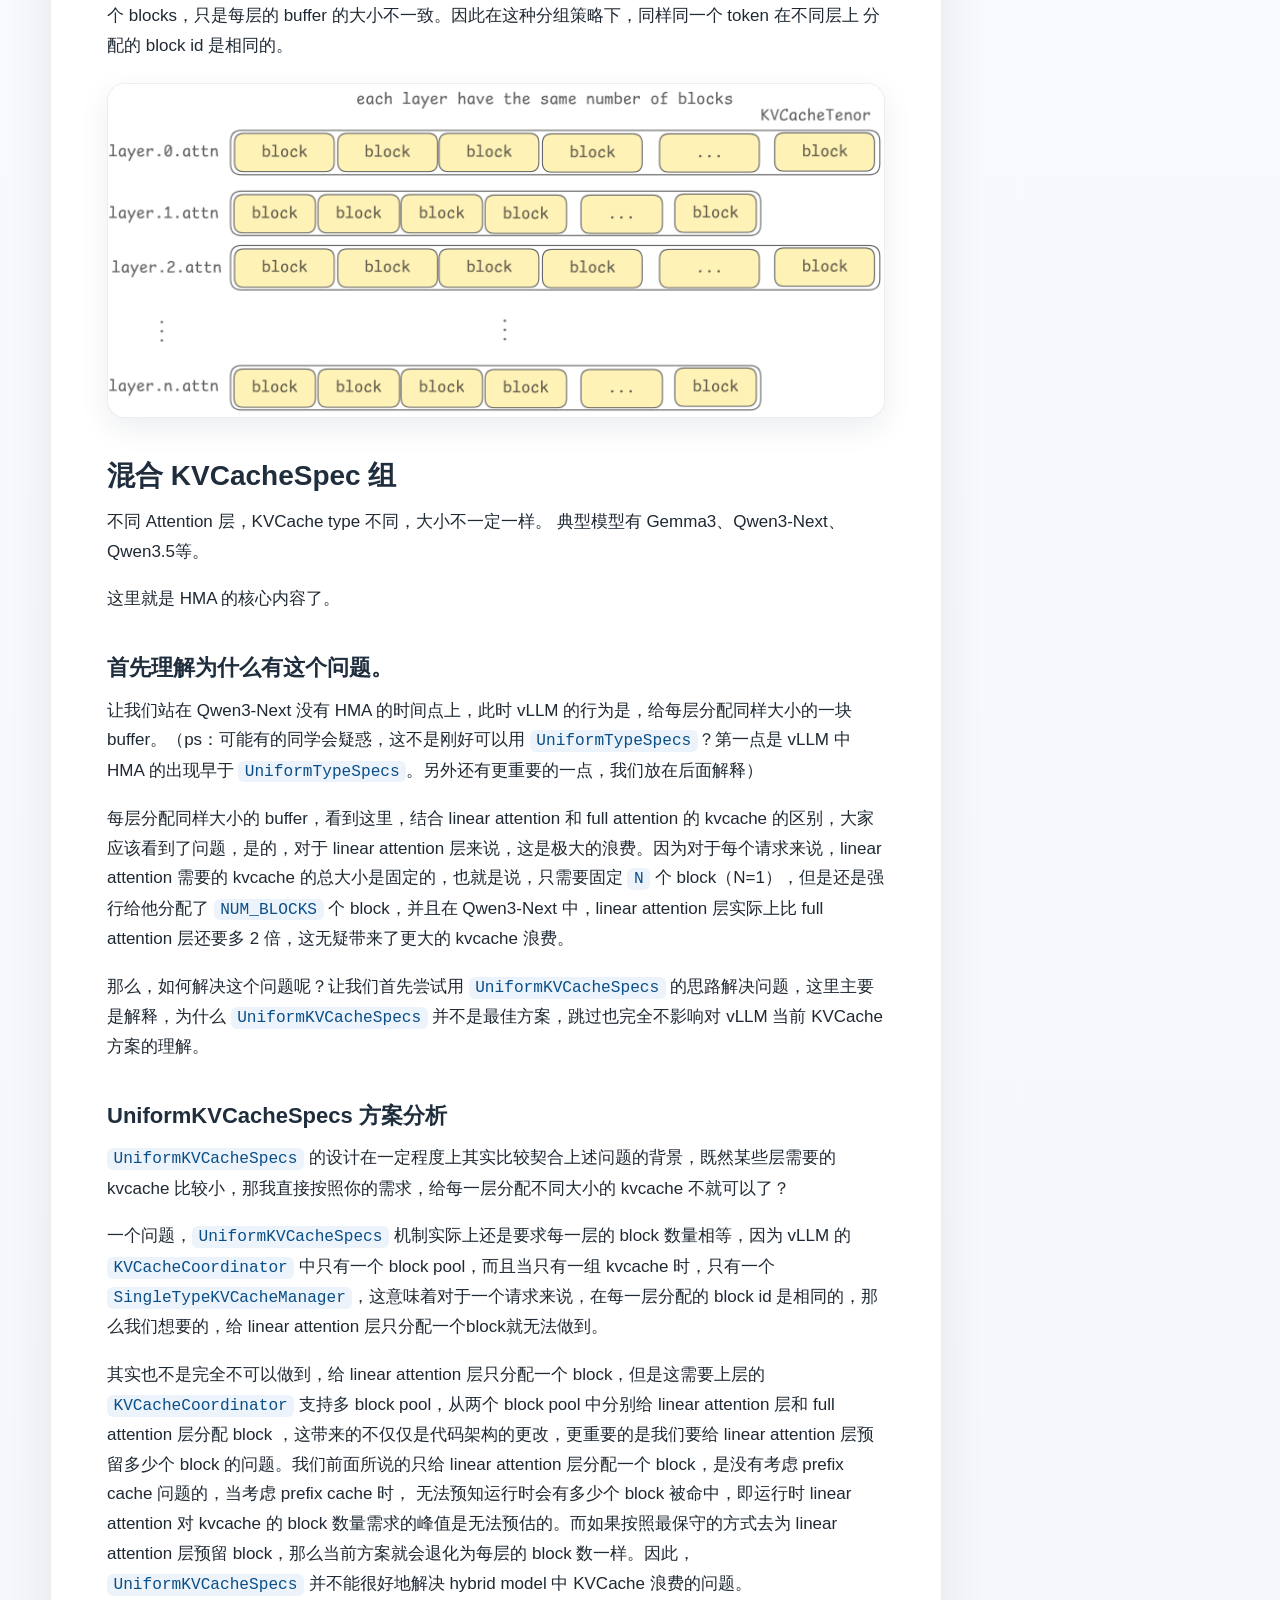
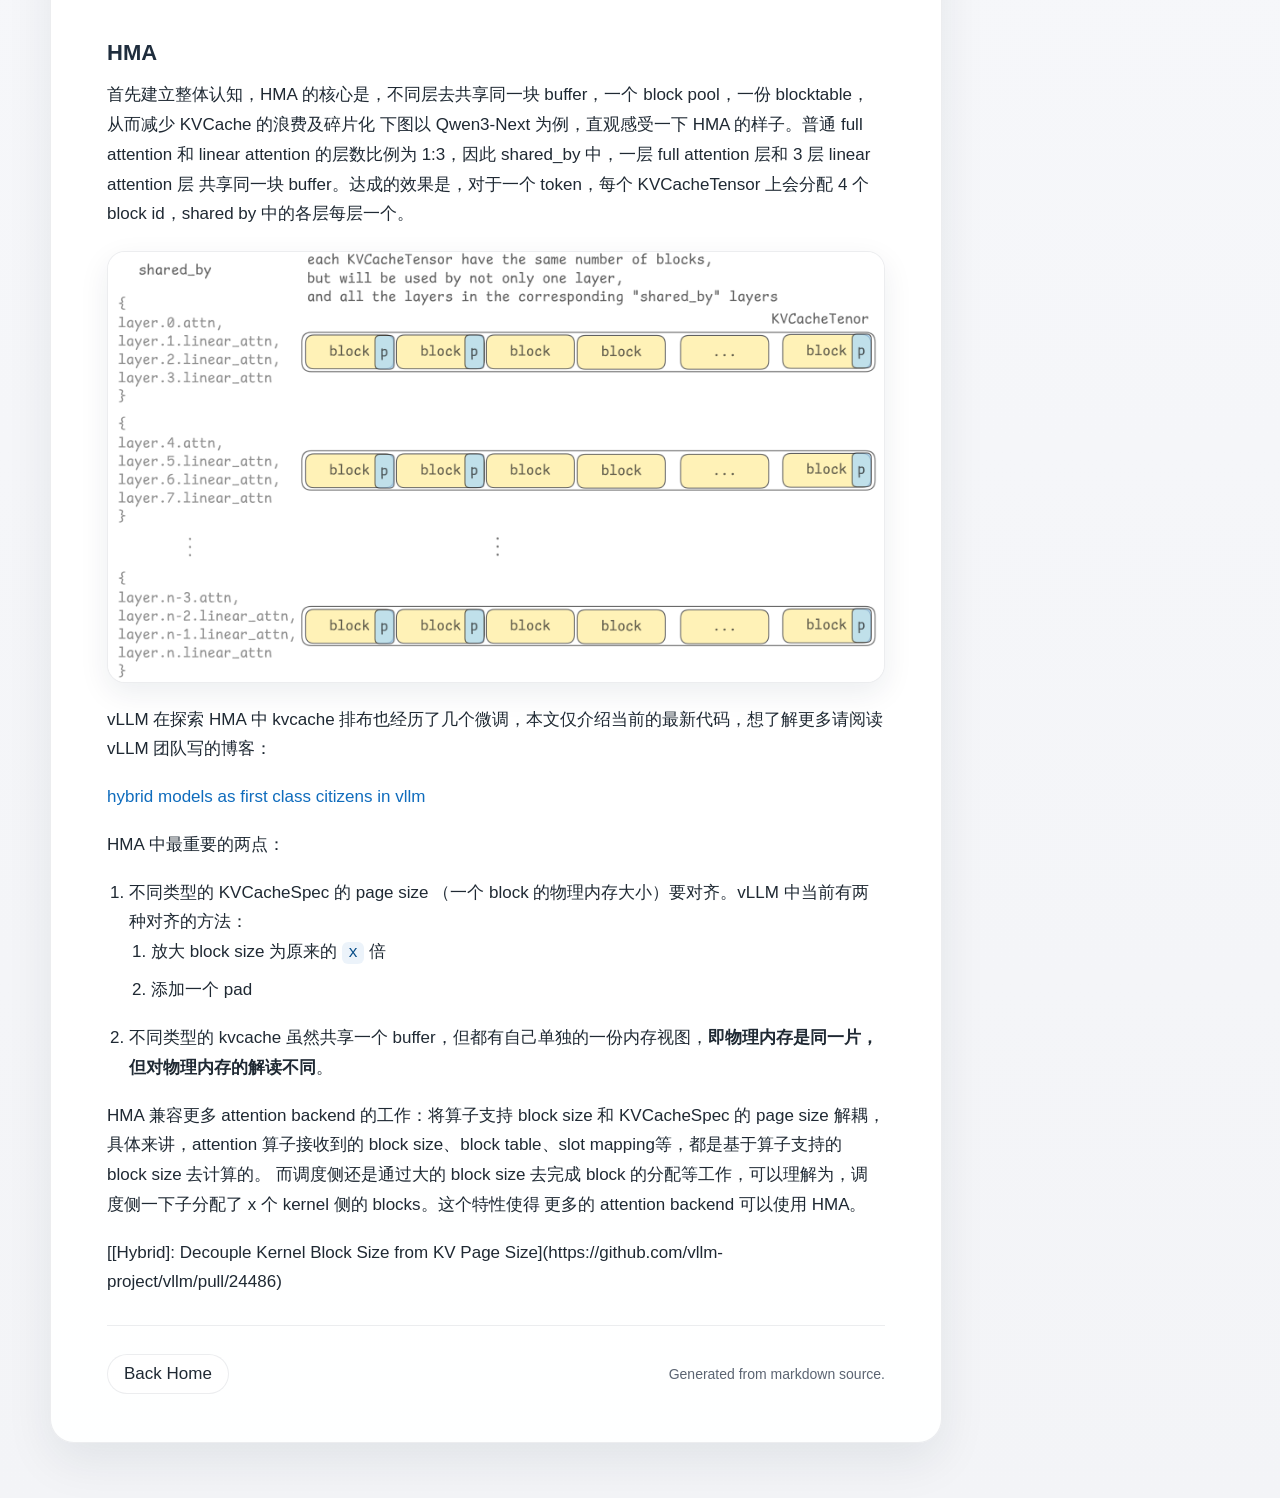
<file: posts/vllm-kvcache-grouping/index.html>
<!DOCTYPE html>
<html lang="zh-CN">
<head>
  <meta charset="UTF-8">
  <meta name="viewport" content="width=device-width, initial-scale=1.0">
  <title>vLLM 中的几种 KVCache 分组机制 | Mengqing Cao</title>
  <meta name="description" content="整理了 vLLM 在混合 Attention 模型下几种 KVCache 分组方式，以及 HMA 为什么存在、解决了什么问题。">
  <link rel="shortcut icon" href="/img/favicon.ico">
  <link rel="stylesheet" href="/css/index.css">
  <style>
    :root {
      --page-bg: #f7f8fb;
      --panel-bg: rgba(255, 255, 255, 0.92);
      --panel-border: rgba(21, 35, 56, 0.08);
      --text-main: #1f2933;
      --text-muted: #5b6472;
      --accent: #0f6cbd;
      --accent-soft: #e8f1fb;
      --shadow: 0 18px 48px rgba(16, 34, 56, 0.08);
    }

    * {
      box-sizing: border-box;
    }

    body {
      margin: 0;
      background:
        radial-gradient(circle at top left, rgba(15, 108, 189, 0.1), transparent 30%),
        linear-gradient(180deg, #f8fbff 0%, var(--page-bg) 55%, #f3f4f7 100%);
      color: var(--text-main);
      font-family: -apple-system, BlinkMacSystemFont, "Segoe UI", sans-serif;
      line-height: 1.75;
    }

    .shell {
      width: min(1180px, calc(100% - 32px));
      margin: 0 auto;
      padding: 32px 0 64px;
    }

    .article-layout {
      display: grid;
      grid-template-columns: minmax(0, 1fr) 260px;
      gap: 28px;
      align-items: start;
    }

    .topbar {
      display: flex;
      justify-content: space-between;
      align-items: center;
      gap: 16px;
      margin-bottom: 28px;
    }

    .brand {
      color: var(--text-main);
      text-decoration: none;
      font-size: 15px;
      font-weight: 600;
      letter-spacing: 0.02em;
    }

    .topnav {
      display: flex;
      gap: 12px;
      flex-wrap: wrap;
    }

    .topnav a,
    .back-link {
      display: inline-flex;
      align-items: center;
      justify-content: center;
      min-height: 40px;
      padding: 0 16px;
      border: 1px solid var(--panel-border);
      border-radius: 999px;
      background: rgba(255, 255, 255, 0.8);
      color: var(--text-main);
      text-decoration: none;
    }

    .topnav a:hover,
    .back-link:hover {
      border-color: rgba(15, 108, 189, 0.3);
      color: var(--accent);
    }

    .article {
      background: var(--panel-bg);
      border: 1px solid var(--panel-border);
      border-radius: 24px;
      box-shadow: var(--shadow);
      overflow: hidden;
    }

    .hero {
      padding: 48px 48px 28px;
      background:
        linear-gradient(135deg, rgba(15, 108, 189, 0.12), rgba(255, 255, 255, 0.35)),
        linear-gradient(180deg, rgba(255, 255, 255, 0.96), rgba(255, 255, 255, 0.88));
      border-bottom: 1px solid var(--panel-border);
    }

    .eyebrow {
      display: inline-flex;
      align-items: center;
      gap: 8px;
      min-height: 30px;
      padding: 0 12px;
      margin-bottom: 18px;
      border-radius: 999px;
      background: var(--accent-soft);
      color: var(--accent);
      font-size: 13px;
      font-weight: 600;
    }

    h1 {
      margin: 0 0 16px;
      font-size: clamp(32px, 4vw, 52px);
      line-height: 1.08;
    }

    .summary {
      max-width: 760px;
      margin: 0;
      color: var(--text-muted);
      font-size: 18px;
    }

    .meta {
      display: flex;
      gap: 12px;
      flex-wrap: wrap;
      margin-top: 22px;
    }

    .meta span {
      display: inline-flex;
      align-items: center;
      min-height: 34px;
      padding: 0 12px;
      border-radius: 999px;
      background: rgba(255, 255, 255, 0.78);
      border: 1px solid rgba(21, 35, 56, 0.08);
      color: var(--text-muted);
      font-size: 14px;
    }

    .content {
      padding: 40px 56px 48px;
      font-size: 17px;
    }

    .toc {
      position: sticky;
      top: 24px;
      padding: 20px 22px;
      border: 1px solid rgba(21, 35, 56, 0.08);
      border-radius: 18px;
      background: rgba(255, 255, 255, 0.88);
      box-shadow: 0 12px 30px rgba(18, 38, 63, 0.06);
    }

    .toc-title {
      margin: 0 0 12px;
      color: var(--text-main);
      font-size: 14px;
      font-weight: 700;
      letter-spacing: 0.08em;
      text-transform: uppercase;
    }

    .toc-links {
      display: grid;
      gap: 10px;
    }

    .toc-item,
    .toc-subitem {
      color: var(--text-main);
      text-decoration: none;
      line-height: 1.5;
    }

    .toc-item {
      font-weight: 600;
    }

    .toc-subitem {
      padding-left: 14px;
      color: var(--text-muted);
      font-size: 15px;
    }

    .toc-item:hover,
    .toc-subitem:hover {
      color: var(--accent);
    }

    .content h2,
    .content h3 {
      margin: 40px 0 14px;
      line-height: 1.25;
    }

    .content h2 {
      font-size: 28px;
    }

    .content h3 {
      font-size: 22px;
    }

    .content p,
    .content ul,
    .content ol,
    .content blockquote,
    .content pre {
      margin: 0 0 18px;
    }

    .content ul,
    .content ol {
      padding-left: 22px;
    }

    .content li {
      margin-bottom: 8px;
    }

    .content code {
      padding: 0.12em 0.4em;
      border-radius: 6px;
      background: rgba(15, 108, 189, 0.08);
      color: #0a4e88;
      font-size: 0.95em;
    }

    .content pre {
      overflow-x: auto;
      padding: 18px 20px;
      border-radius: 16px;
      background: #152238;
      color: #f3f7fb;
    }

    .content pre code {
      padding: 0;
      background: transparent;
      color: inherit;
    }

    .content blockquote {
      padding: 12px 18px;
      border-left: 4px solid var(--accent);
      background: rgba(15, 108, 189, 0.06);
      color: var(--text-muted);
      border-radius: 0 12px 12px 0;
    }

    .content img {
      display: block;
      width: 100%;
      max-width: 860px;
      margin: 22px auto;
      border-radius: 18px;
      border: 1px solid rgba(21, 35, 56, 0.08);
      background: #fff;
      box-shadow: 0 10px 30px rgba(18, 38, 63, 0.08);
    }

    .footer-nav {
      display: flex;
      justify-content: space-between;
      align-items: center;
      gap: 16px;
      margin-top: 28px;
      padding-top: 28px;
      border-top: 1px solid rgba(21, 35, 56, 0.08);
    }

    .footer-note {
      color: var(--text-muted);
      font-size: 14px;
    }

    a {
      color: var(--accent);
    }

    @media (max-width: 720px) {
      .shell {
        width: min(100%, calc(100% - 20px));
        padding-top: 20px;
      }

      .article-layout {
        grid-template-columns: 1fr;
        gap: 20px;
      }

      .hero,
      .content {
        padding-left: 20px;
        padding-right: 20px;
      }

      .toc {
        position: static;
        order: -1;
      }

      .topbar,
      .footer-nav {
        flex-direction: column;
        align-items: flex-start;
      }

      .summary {
        font-size: 16px;
      }
    }
  </style>
</head>
<body>
  <div class="shell">
    <div class="topbar">
      <a class="brand" href="/">Mengqing Cao</a>
      <nav class="topnav" aria-label="Primary">
        <a href="/">Home</a>
        <a href="/tags/">Tags</a>
        <a href="/categories/">Categories</a>
      </nav>
    </div>

    <div class="article-layout">
      <article class="article">
        <header class="hero">
          <div class="eyebrow">vLLM / Inference</div>
          <h1>vLLM 中的几种 KVCache 分组机制</h1>
          <p class="summary">整理了 vLLM 在混合 Attention 模型下几种 KVCache 分组方式，以及 HMA 为什么存在、解决了什么问题。</p>
          <div class="meta">
            <span>2026-06-09</span>
            <span>vLLM</span>
          <span>Inference</span>
          </div>
        </header>

        <div class="content">
          <p>KVCache 的分组是 HMA 中非常重要的部分，HMA 是为了解决在混合 Attention 模型下的 KVCache 高效管理诞生的技术。其核心在于，通过分组实现两种 Attention 类型对应的 KVCache 共享同一块 Buffer。</p>
        <p>首先统一语言，这一节中，KVCache 类型指不同的 <code>KVCacheSpec</code>，大小指 一个 block 占的物理内存字节数，通常为</p>
        <pre><code>block_size * num_head * head_dim * sizeof(cache_dtype)</code></pre>
        <h2 id="统一的-kvcachespec-组">统一的 KVCacheSpec 组</h2>
        <p>每个 Attention 层的 KVCache 完全一致，完全一致是指，类型一致，大小一致。这是最广泛最基础的 KVCache 组，几乎所有的非混合 Attention 模型均属于这一种组，典型的模型如 Qwen2.5，DeepSeek V3.1等。</p>
        <p>这种组中，每一个 attention 层都有一块 kvcache buffer，每个 buffer 上都有 <code>num_gpu_blocks</code> 个 blocks，由 <code>KVCacheManager</code> 统一从 <code>BlockPool</code> 调度即可。</p>
        <img src="/img/kvcache_grouping/uniform_kvcache.png" alt="image">
        <h2 id="类型统一的-kvcachespec-组">类型统一的 KVCacheSpec 组</h2>
        <p>不同 Attention 层，KVCache type 相同，但大小不一样，典型的模型有 DeepSeek-V3.2（indexer cache层和 MLA 层量化策略不一致）、minicpm 4.1、spec decode 或 MTP 层中的 kv head 数量 和 主模型 不一致的</p>
        <blockquote><p>特性 pr：https://github.com/vllm-project/vllm/pull/25101</p></blockquote>
        <p>这种组中，同样是 每一个 attention 层都有一块 kvcache buffer，每个 buffer 上都有 <code>num_gpu_blocks</code> 个 blocks，只是每层的 buffer 的大小不一致。因此在这种分组策略下，同样同一个 token 在不同层上 分配的 block id 是相同的。</p>
        <img src="/img/kvcache_grouping/uniform_type_kvcache.png" alt="image">
        <h2 id="混合-kvcachespec-组">混合 KVCacheSpec 组</h2>
        <p>不同 Attention 层，KVCache type 不同，大小不一定一样。 典型模型有 Gemma3、Qwen3-Next、Qwen3.5等。</p>
        <p>这里就是 HMA 的核心内容了。</p>
        <h3 id="首先理解为什么有这个问题">首先理解为什么有这个问题。</h3>
        <p>让我们站在 Qwen3-Next 没有 HMA 的时间点上，此时 vLLM 的行为是，给每层分配同样大小的一块 buffer。（ps：可能有的同学会疑惑，这不是刚好可以用 <code>UniformTypeSpecs</code>？第一点是 vLLM 中 HMA 的出现早于 <code>UniformTypeSpecs</code>。另外还有更重要的一点，我们放在后面解释）</p>
        <p>每层分配同样大小的 buffer，看到这里，结合 linear attention 和 full attention 的 kvcache 的区别，大家应该看到了问题，是的，对于 linear attention 层来说，这是极大的浪费。因为对于每个请求来说，linear attention 需要的 kvcache 的总大小是固定的，也就是说，只需要固定 <code>N</code> 个 block（N=1），但是还是强行给他分配了 <code>NUM_BLOCKS</code> 个 block，并且在  Qwen3-Next 中，linear attention 层实际上比 full attention 层还要多 2 倍，这无疑带来了更大的 kvcache 浪费。</p>
        <p>那么，如何解决这个问题呢？让我们首先尝试用 <code>UniformKVCacheSpecs</code> 的思路解决问题，这里主要是解释，为什么 <code>UniformKVCacheSpecs</code> 并不是最佳方案，跳过也完全不影响对 vLLM 当前 KVCache 方案的理解。</p>
        <h3 id="uniformkvcachespecs-方案分析">UniformKVCacheSpecs 方案分析</h3>
        <p><code>UniformKVCacheSpecs</code> 的设计在一定程度上其实比较契合上述问题的背景，既然某些层需要的 kvcache 比较小，那我直接按照你的需求，给每一层分配不同大小的 kvcache 不就可以了？</p>
        <p>一个问题，<code>UniformKVCacheSpecs</code> 机制实际上还是要求每一层的 block 数量相等，因为 vLLM 的 <code>KVCacheCoordinator</code> 中只有一个 block pool，而且当只有一组 kvcache 时，只有一个 <code>SingleTypeKVCacheManager</code>，这意味着对于一个请求来说，在每一层分配的 block id 是相同的，那么我们想要的，给 linear attention 层只分配一个block就无法做到。</p>
        <p>其实也不是完全不可以做到，给 linear attention 层只分配一个 block，但是这需要上层的 <code>KVCacheCoordinator</code> 支持多 block pool，从两个 block pool 中分别给 linear attention 层和 full attention 层分配 block ，这带来的不仅仅是代码架构的更改，更重要的是我们要给 linear attention 层预留多少个 block 的问题。我们前面所说的只给 linear attention 层分配一个 block，是没有考虑 prefix cache 问题的，当考虑 prefix cache 时， 无法预知运行时会有多少个 block 被命中，即运行时 linear attention 对 kvcache 的 block 数量需求的峰值是无法预估的。而如果按照最保守的方式去为 linear attention 层预留 block，那么当前方案就会退化为每层的 block 数一样。因此，<code>UniformKVCacheSpecs</code> 并不能很好地解决 hybrid model 中 KVCache 浪费的问题。</p>
        <h3 id="hma">HMA</h3>
        <p>首先建立整体认知，HMA 的核心是，不同层去共享同一块 buffer，一个 block pool，一份 blocktable，从而减少 KVCache 的浪费及碎片化 下图以 Qwen3-Next 为例，直观感受一下 HMA 的样子。普通 full attention 和 linear attention 的层数比例为 1:3，因此 shared_by 中，一层 full attention 层和 3 层 linear attention 层 共享同一块 buffer。达成的效果是，对于一个 token，每个 KVCacheTensor 上会分配 4 个 block id，shared by 中的各层每层一个。</p>
        <img src="/img/kvcache_grouping/hybrid_kvcache.png" alt="image">
        <p>vLLM 在探索 HMA 中 kvcache 排布也经历了几个微调，本文仅介绍当前的最新代码，想了解更多请阅读 vLLM 团队写的博客：</p>
        <p><a href="https://pytorch.org/blog/hybrid-models-as-first-class-citizens-in-vllm/">hybrid models as first class citizens in vllm</a></p>
        <p>HMA 中最重要的两点：</p>
        <ol><li>不同类型的 KVCacheSpec 的 page size （一个 block 的物理内存大小）要对齐。vLLM 中当前有两种对齐的方法：<ol><li>放大 block size 为原来的 <code>x</code> 倍</li><li>添加一个 pad</li></ol></li><li>不同类型的 kvcache 虽然共享一个 buffer，但都有自己单独的一份内存视图，<strong>即物理内存是同一片，但对物理内存的解读不同</strong>。</li></ol>
        <p>HMA 兼容更多 attention backend 的工作：将算子支持 block size 和 KVCacheSpec 的 page size 解耦，具体来讲，attention 算子接收到的 block size、block table、slot mapping等，都是基于算子支持的 block size 去计算的。 而调度侧还是通过大的 block size 去完成 block 的分配等工作，可以理解为，调度侧一下子分配了 x 个 kernel 侧的 blocks。这个特性使得 更多的 attention backend 可以使用 HMA。</p>
        <p>[[Hybrid]: Decouple Kernel Block Size from KV Page Size](https://github.com/vllm-project/vllm/pull/24486)</p>
          <div class="footer-nav">
            <a class="back-link" href="/">Back Home</a>
            <div class="footer-note">Generated from markdown source.</div>
          </div>
        </div>
      </article>
      <section class="toc" aria-labelledby="toc-title">
          <div class="toc-title" id="toc-title">On This Page</div>
          <nav class="toc-links" aria-label="Table of contents">
          <a class="toc-item" href="#统一的-kvcachespec-组">统一的 KVCacheSpec 组</a>
          <a class="toc-item" href="#类型统一的-kvcachespec-组">类型统一的 KVCacheSpec 组</a>
          <a class="toc-item" href="#混合-kvcachespec-组">混合 KVCacheSpec 组</a>
          <a class="toc-subitem" href="#首先理解为什么有这个问题">首先理解为什么有这个问题。</a>
          <a class="toc-subitem" href="#uniformkvcachespecs-方案分析">UniformKVCacheSpecs 方案分析</a>
          <a class="toc-subitem" href="#hma">HMA</a>
          </nav>
        </section>
    </div>
  </div>
</body>
</html>
</file>
